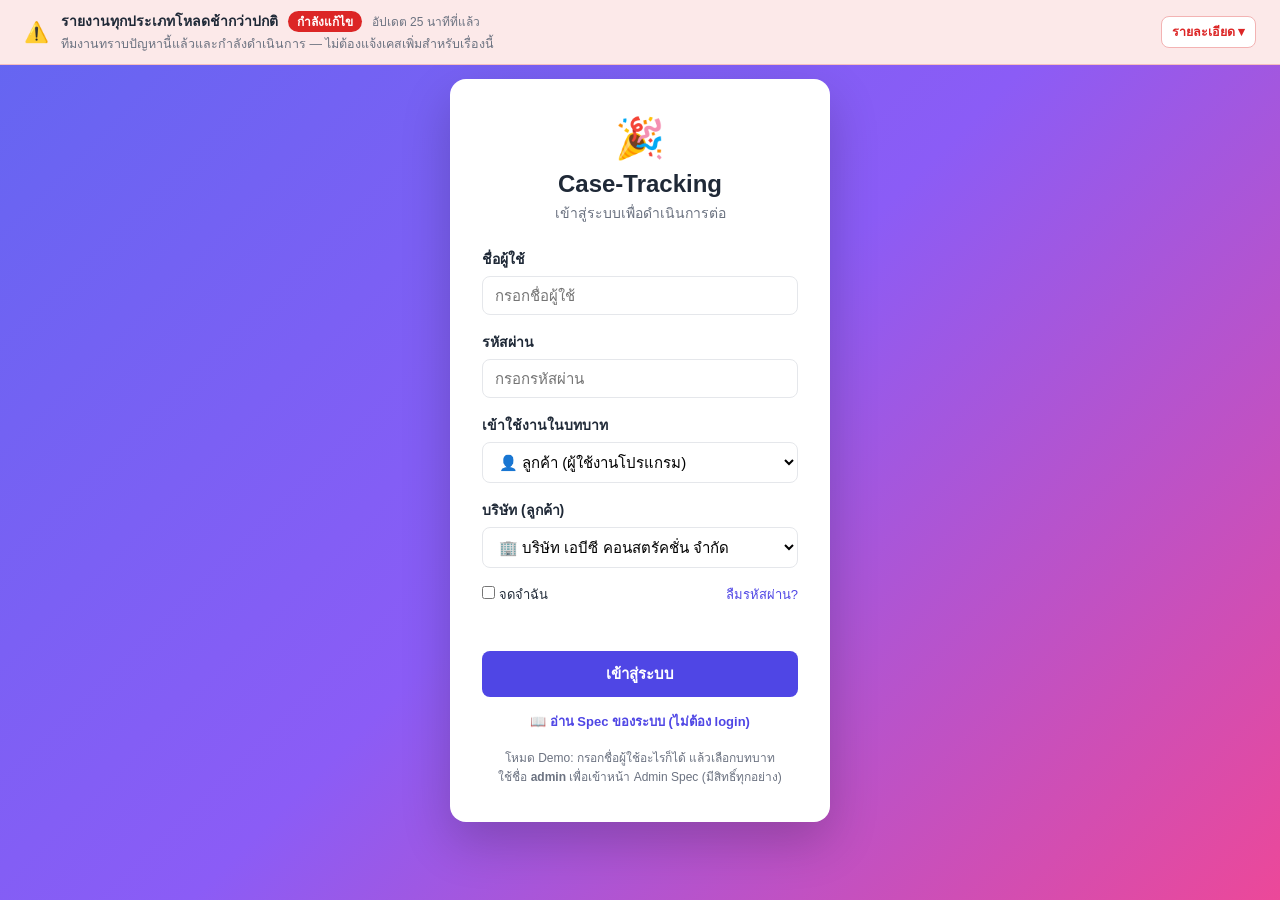
<file: index.html>
<!DOCTYPE html>
<html lang="th">
<head>
  <meta charset="UTF-8" />
  <meta name="viewport" content="width=device-width, initial-scale=1.0" />
  <title>Case-Tracking - Login</title>
  <script src="assets/js/platform.js"></script>
  <link rel="stylesheet" href="assets/css/common.css" />
  <link rel="stylesheet" href="assets/css/login.css" />
</head>
<body class="login-page">
  <form class="login-card" id="loginForm" novalidate>
    <div class="logo">🎉</div>
    <h1>Case-Tracking</h1>
    <p class="subtitle">เข้าสู่ระบบเพื่อดำเนินการต่อ</p>

    <div class="field">
      <label for="username">ชื่อผู้ใช้</label>
      <input type="text" id="username" placeholder="กรอกชื่อผู้ใช้" autocomplete="username" />
    </div>

    <div class="field">
      <label for="password">รหัสผ่าน</label>
      <input type="password" id="password" placeholder="กรอกรหัสผ่าน" autocomplete="current-password" />
    </div>

    <div class="field">
      <label for="role">เข้าใช้งานในบทบาท</label>
      <select id="role">
        <option value="customer">👤 ลูกค้า (ผู้ใช้งานโปรแกรม)</option>
        <option value="support">🎧 Support</option>
        <option value="product">🧭 Product</option>
        <option value="dev">💻 Developer</option>
        <option value="tester">🧪 Tester (ทดสอบ + Publish)</option>
      </select>
    </div>

    <div class="field" id="companyField">
      <label for="company">บริษัท (ลูกค้า)</label>
      <select id="company"></select>
    </div>

    <div class="row">
      <label><input type="checkbox" id="remember" /> จดจำฉัน</label>
      <a href="#" id="forgotLink">ลืมรหัสผ่าน?</a>
    </div>

    <div class="error" id="error"></div>

    <button type="submit" class="btn">เข้าสู่ระบบ</button>

    <a class="spec-link" href="pages/spec.html">📖 อ่าน Spec ของระบบ (ไม่ต้อง login)</a>

    <p class="hint">โหมด Demo: กรอกชื่อผู้ใช้อะไรก็ได้ แล้วเลือกบทบาท<br />ใช้ชื่อ <b>admin</b> เพื่อเข้าหน้า Admin Spec (มีสิทธิ์ทุกอย่าง)</p>
  </form>

  <script src="assets/js/cases-data.js"></script>
  <script src="assets/js/announce.js"></script>
  <script src="assets/js/login.js"></script>
</body>
</html>
</file>
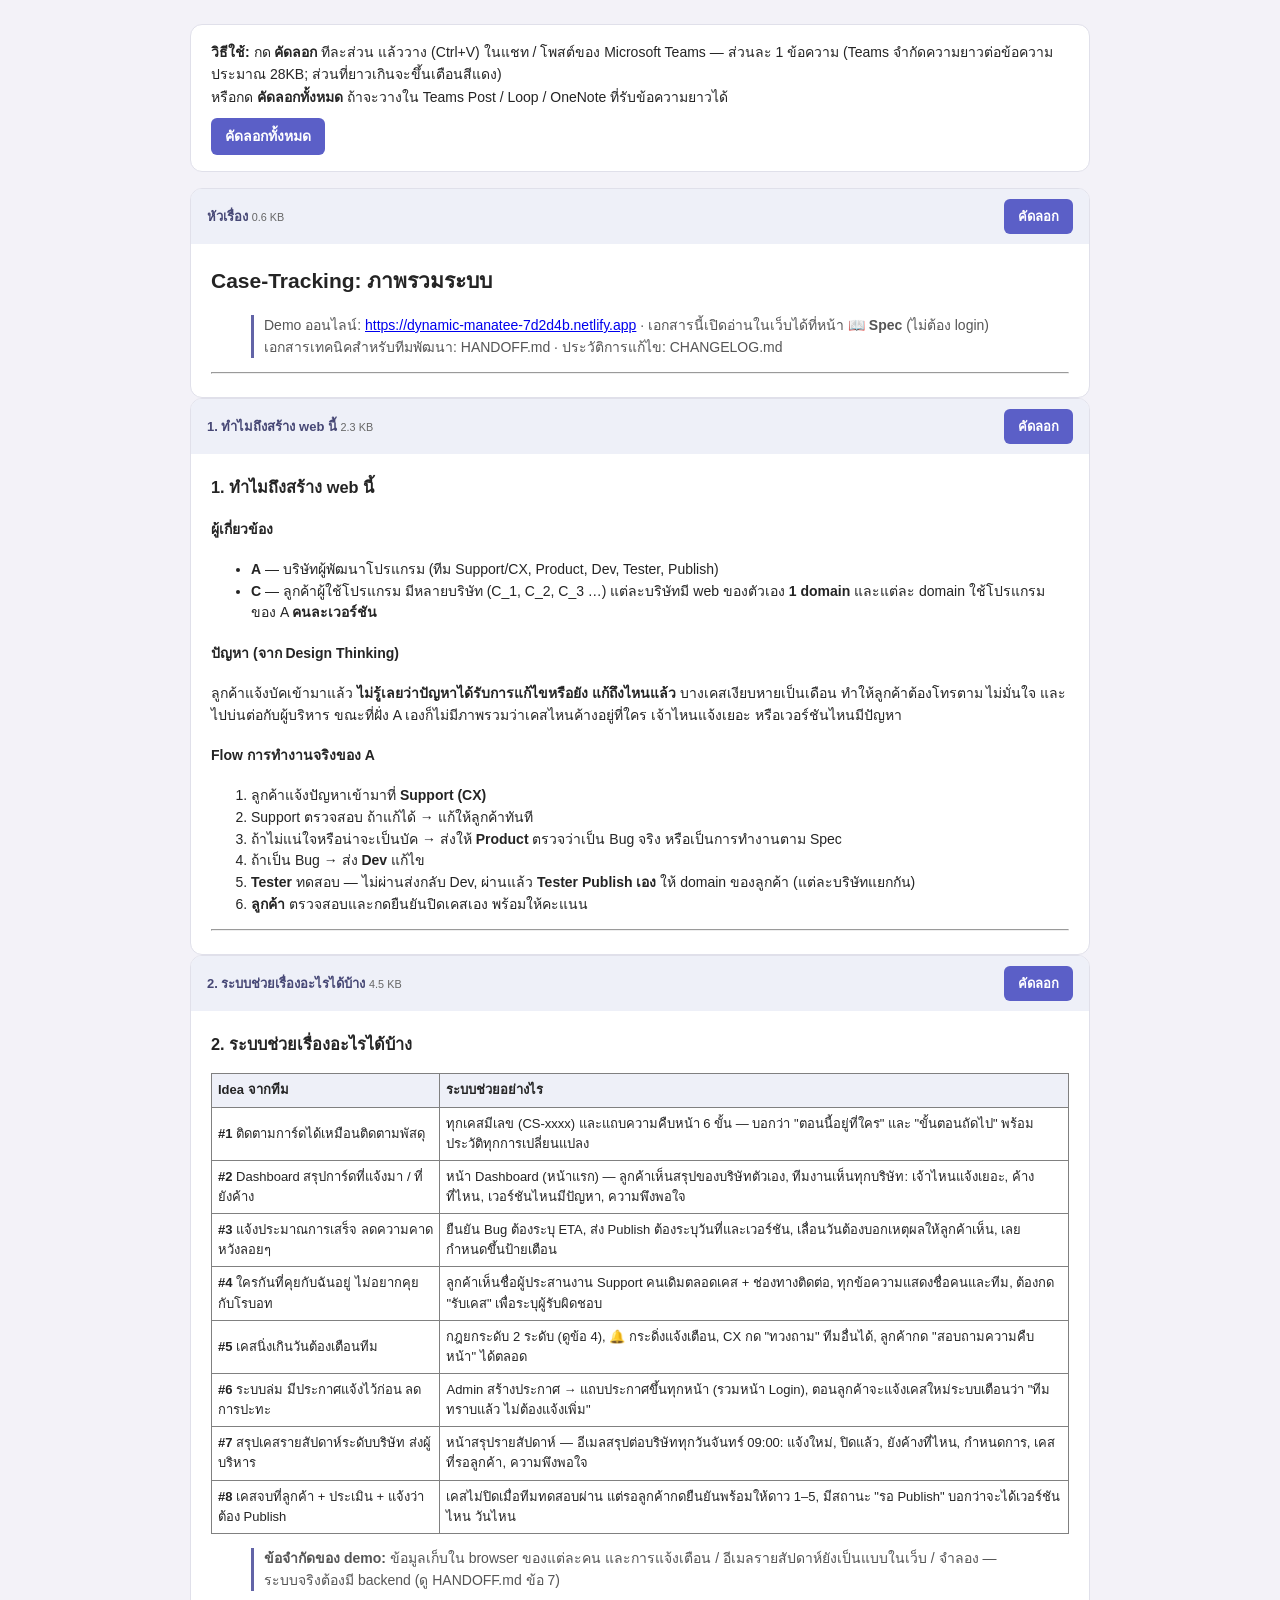
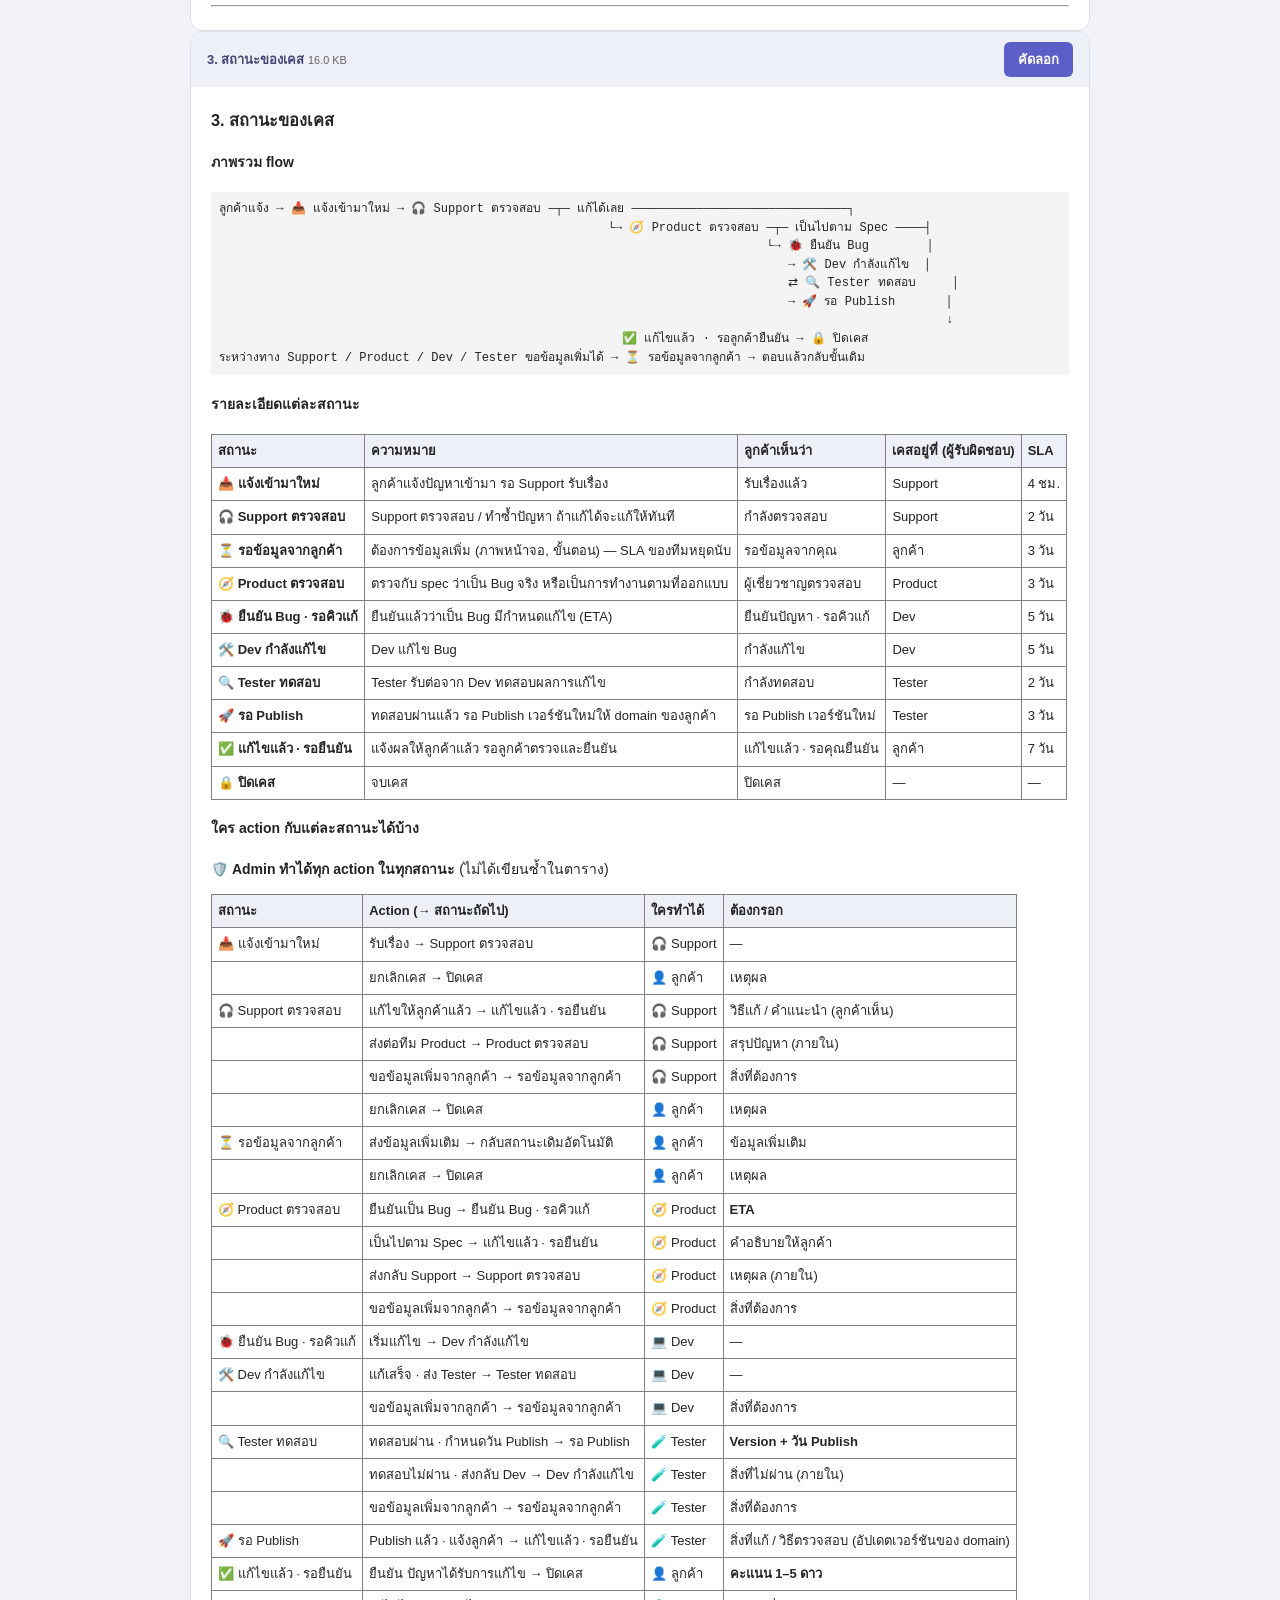
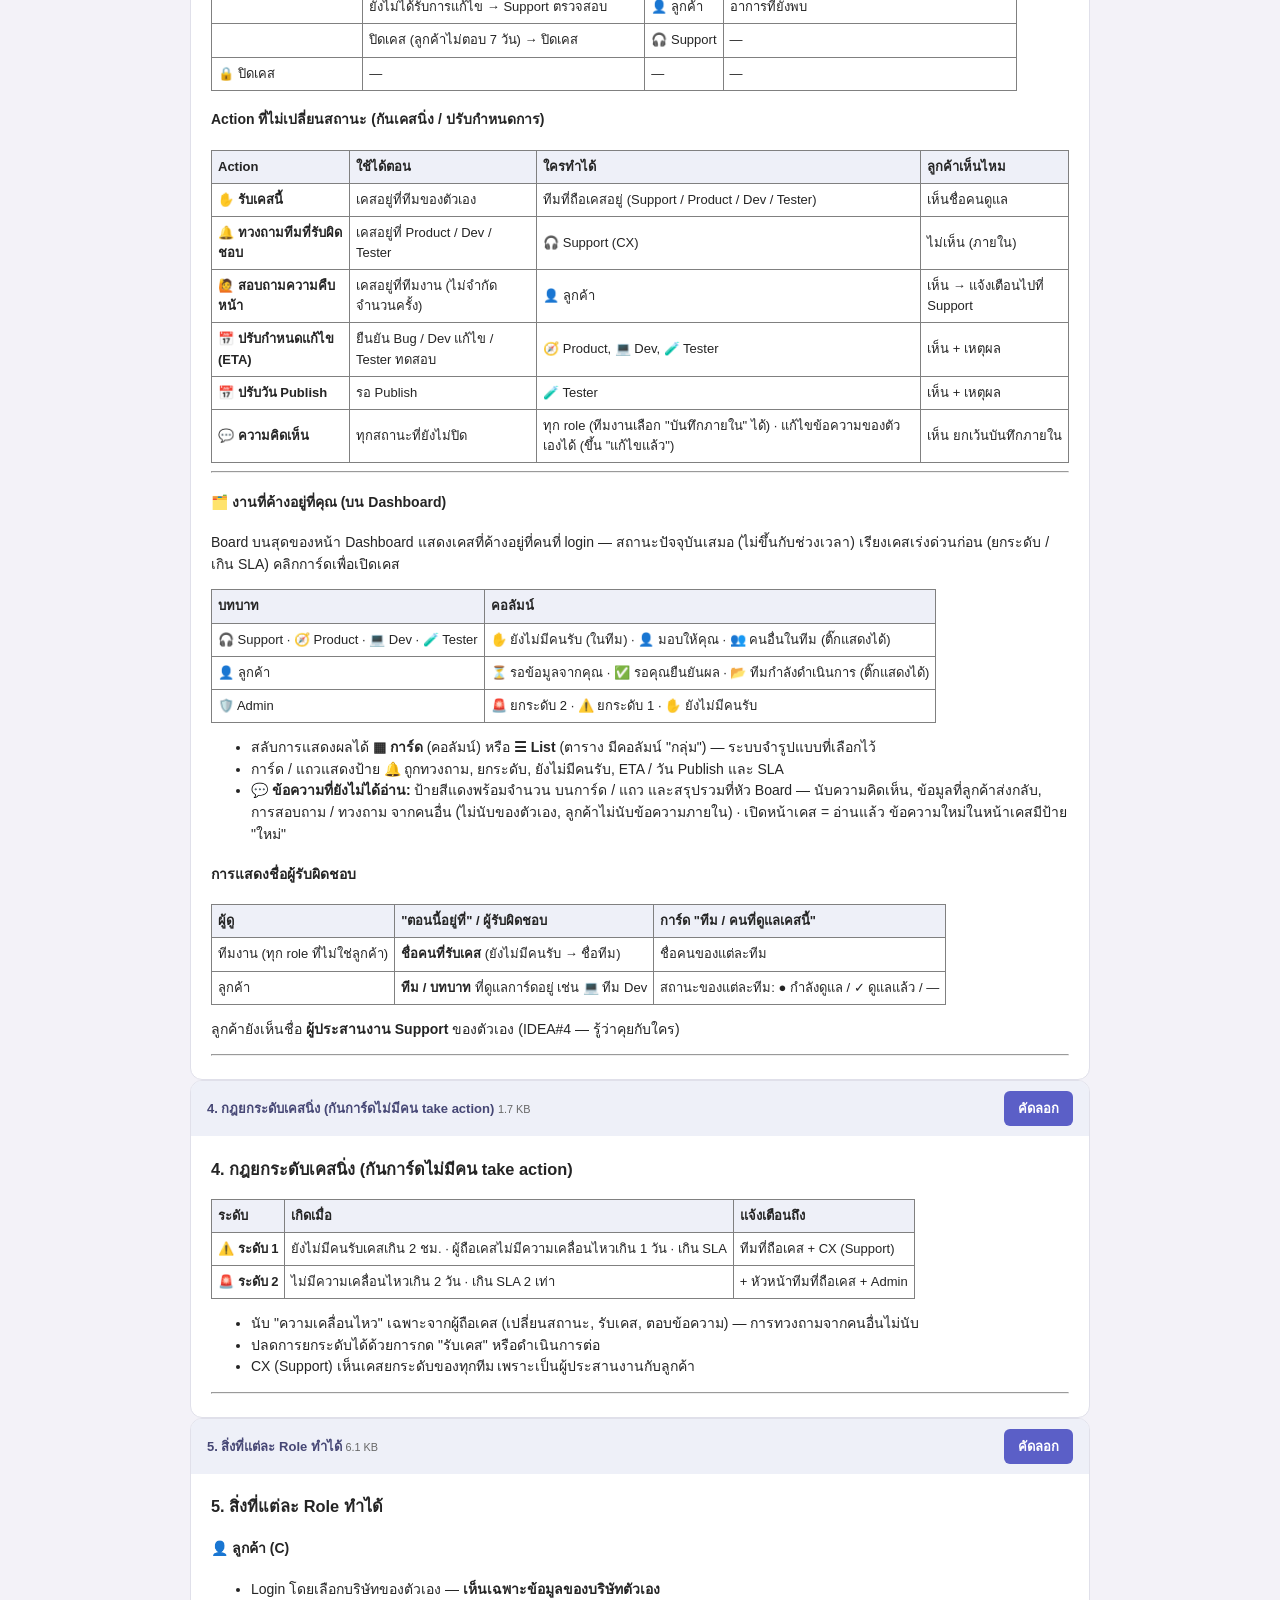
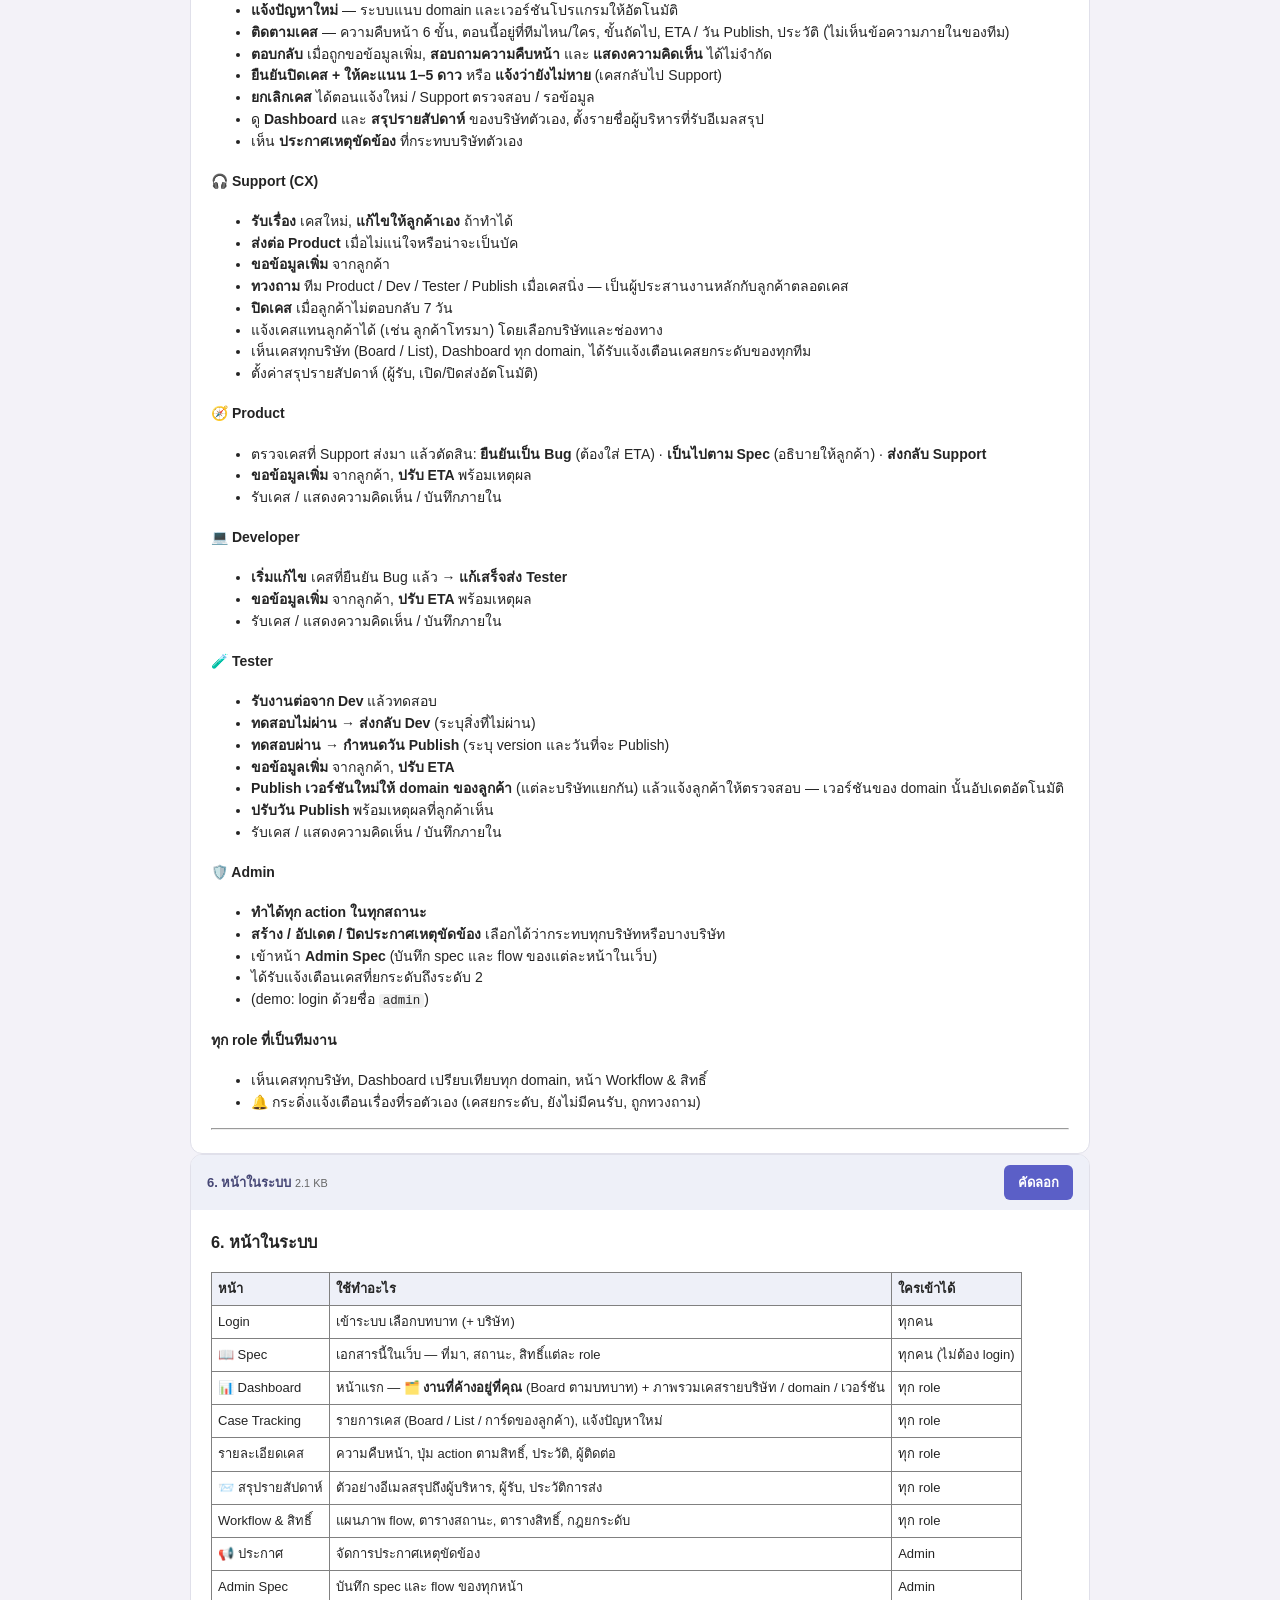
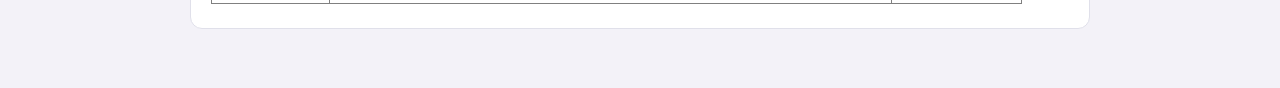
<file: docs/OVERVIEW.teams.html>
<!DOCTYPE html>
<html lang="th">
<head>
<meta charset="UTF-8">
<meta name="viewport" content="width=device-width, initial-scale=1.0">
<title>Case-Tracking: ภาพรวมระบบ · สำหรับ Teams</title>
<style>
  body { font-family: "Segoe UI", "Noto Sans Thai", Tahoma, sans-serif; background: #f3f2f8; color: #242424; margin: 0; padding: 24px 16px 60px; }
  .wrap { max-width: 900px; margin: 0 auto; display: flex; flex-direction: column; gap: 16px; }
  .intro { background: #fff; border-radius: 12px; padding: 16px 20px; font-size: 14px; line-height: 1.6; border: 1px solid #e0e0ea; }
  .sec { background: #fff; border-radius: 12px; border: 1px solid #e0e0ea; overflow: hidden; }
  .bar { display: flex; justify-content: space-between; align-items: center; gap: 10px; padding: 10px 16px; background: #eef0f8; font-size: 13px; }
  .bar b { color: #464775; }
  .bar small { color: #666; }
  .bar small.warn { color: #b91c1c; font-weight: 600; }
  button { border: none; background: #5b5fc7; color: #fff; border-radius: 6px; padding: 7px 14px; font: inherit; font-weight: 600; cursor: pointer; white-space: nowrap; }
  button:hover { background: #4f52b2; }
  button.done { background: #107c10; }
  .content { padding: 4px 20px 16px; font-size: 14px; line-height: 1.55; overflow-x: auto; }
  .content table { font-size: 13px; margin: 8px 0; }
  .content code { background: #f0f0f0; padding: 0 4px; border-radius: 3px; font-family: Consolas, monospace; font-size: 12.5px; }
</style>
</head>
<body>
<div class="wrap">
  <div class="intro">
    <b>วิธีใช้:</b> กด <b>คัดลอก</b> ทีละส่วน แล้ววาง (Ctrl+V) ในแชท / โพสต์ของ Microsoft Teams — ส่วนละ 1 ข้อความ
    (Teams จำกัดความยาวต่อข้อความประมาณ 28KB; ส่วนที่ยาวเกินจะขึ้นเตือนสีแดง)<br>
    หรือกด <b>คัดลอกทั้งหมด</b> ถ้าจะวางใน Teams Post / Loop / OneNote ที่รับข้อความยาวได้
    <div style="margin-top:10px"><button data-copy="all">คัดลอกทั้งหมด</button></div>
  </div>
  <div id="all">
  
  <section class="sec">
    <div class="bar"><span><b>หัวเรื่อง</b> <small class="">0.6 KB</small></span><button data-copy="s0">คัดลอก</button></div>
    <div class="content" id="s0"><h2>Case-Tracking: ภาพรวมระบบ</h2><blockquote style="border-left:3px solid #6264a7;padding-left:10px;color:#555">Demo ออนไลน์: <a href="https://dynamic-manatee-7d2d4b.netlify.app" target="_blank" rel="noopener">https://dynamic-manatee-7d2d4b.netlify.app</a> · เอกสารนี้เปิดอ่านในเว็บได้ที่หน้า <b>📖 Spec</b> (ไม่ต้อง login)<br>เอกสารเทคนิคสำหรับทีมพัฒนา: HANDOFF.md · ประวัติการแก้ไข: CHANGELOG.md</blockquote><hr></div>
  </section>
  <section class="sec">
    <div class="bar"><span><b>1. ทำไมถึงสร้าง web นี้</b> <small class="">2.3 KB</small></span><button data-copy="s1">คัดลอก</button></div>
    <div class="content" id="s1"><h3>1. ทำไมถึงสร้าง web นี้</h3><h4>ผู้เกี่ยวข้อง</h4><ul><li><b>A</b> — บริษัทผู้พัฒนาโปรแกรม (ทีม Support/CX, Product, Dev, Tester, Publish)</li><li><b>C</b> — ลูกค้าผู้ใช้โปรแกรม มีหลายบริษัท (C_1, C_2, C_3 …) แต่ละบริษัทมี web ของตัวเอง <b>1 domain</b> และแต่ละ domain ใช้โปรแกรมของ A <b>คนละเวอร์ชัน</b></li></ul><h4>ปัญหา (จาก Design Thinking)</h4><p>ลูกค้าแจ้งบัคเข้ามาแล้ว <b>ไม่รู้เลยว่าปัญหาได้รับการแก้ไขหรือยัง แก้ถึงไหนแล้ว</b> บางเคสเงียบหายเป็นเดือน ทำให้ลูกค้าต้องโทรตาม ไม่มั่นใจ และไปบ่นต่อกับผู้บริหาร ขณะที่ฝั่ง A เองก็ไม่มีภาพรวมว่าเคสไหนค้างอยู่ที่ใคร เจ้าไหนแจ้งเยอะ หรือเวอร์ชันไหนมีปัญหา</p><h4>Flow การทำงานจริงของ A</h4><ol><li>ลูกค้าแจ้งปัญหาเข้ามาที่ <b>Support (CX)</b></li><li>Support ตรวจสอบ ถ้าแก้ได้ → แก้ให้ลูกค้าทันที</li><li>ถ้าไม่แน่ใจหรือน่าจะเป็นบัค → ส่งให้ <b>Product</b> ตรวจว่าเป็น Bug จริง หรือเป็นการทำงานตาม Spec</li><li>ถ้าเป็น Bug → ส่ง <b>Dev</b> แก้ไข</li><li><b>Tester</b> ทดสอบ — ไม่ผ่านส่งกลับ Dev, ผ่านแล้ว <b>Tester Publish เอง</b> ให้ domain ของลูกค้า (แต่ละบริษัทแยกกัน)</li><li><b>ลูกค้า</b> ตรวจสอบและกดยืนยันปิดเคสเอง พร้อมให้คะแนน</li></ol><hr></div>
  </section>
  <section class="sec">
    <div class="bar"><span><b>2. ระบบช่วยเรื่องอะไรได้บ้าง</b> <small class="">4.5 KB</small></span><button data-copy="s2">คัดลอก</button></div>
    <div class="content" id="s2"><h3>2. ระบบช่วยเรื่องอะไรได้บ้าง</h3><div class="md-table"><table border="1" cellpadding="6" style="border-collapse:collapse">
        <thead><tr><th style="background:#eef0f8;text-align:left">Idea จากทีม</th><th style="background:#eef0f8;text-align:left">ระบบช่วยอย่างไร</th></tr></thead>
        <tbody><tr><td><b>#1</b> ติดตามการ์ดได้เหมือนติดตามพัสดุ</td><td>ทุกเคสมีเลข (CS-xxxx) และแถบความคืบหน้า 6 ขั้น — บอกว่า "ตอนนี้อยู่ที่ใคร" และ "ขั้นตอนถัดไป" พร้อมประวัติทุกการเปลี่ยนแปลง</td></tr><tr><td><b>#2</b> Dashboard สรุปการ์ดที่แจ้งมา / ที่ยังค้าง</td><td>หน้า Dashboard (หน้าแรก) — ลูกค้าเห็นสรุปของบริษัทตัวเอง, ทีมงานเห็นทุกบริษัท: เจ้าไหนแจ้งเยอะ, ค้างที่ไหน, เวอร์ชันไหนมีปัญหา, ความพึงพอใจ</td></tr><tr><td><b>#3</b> แจ้งประมาณการเสร็จ ลดความคาดหวังลอยๆ</td><td>ยืนยัน Bug ต้องระบุ ETA, ส่ง Publish ต้องระบุวันที่และเวอร์ชัน, เลื่อนวันต้องบอกเหตุผลให้ลูกค้าเห็น, เลยกำหนดขึ้นป้ายเตือน</td></tr><tr><td><b>#4</b> ใครกันที่คุยกับฉันอยู่ ไม่อยากคุยกับโรบอท</td><td>ลูกค้าเห็นชื่อผู้ประสานงาน Support คนเดิมตลอดเคส + ช่องทางติดต่อ, ทุกข้อความแสดงชื่อคนและทีม, ต้องกด "รับเคส" เพื่อระบุผู้รับผิดชอบ</td></tr><tr><td><b>#5</b> เคสนิ่งเกินวันต้องเตือนทีม</td><td>กฎยกระดับ 2 ระดับ (ดูข้อ 4), 🔔 กระดิ่งแจ้งเตือน, CX กด "ทวงถาม" ทีมอื่นได้, ลูกค้ากด "สอบถามความคืบหน้า" ได้ตลอด</td></tr><tr><td><b>#6</b> ระบบล่ม มีประกาศแจ้งไว้ก่อน ลดการปะทะ</td><td>Admin สร้างประกาศ → แถบประกาศขึ้นทุกหน้า (รวมหน้า Login), ตอนลูกค้าจะแจ้งเคสใหม่ระบบเตือนว่า "ทีมทราบแล้ว ไม่ต้องแจ้งเพิ่ม"</td></tr><tr><td><b>#7</b> สรุปเคสรายสัปดาห์ระดับบริษัท ส่งผู้บริหาร</td><td>หน้าสรุปรายสัปดาห์ — อีเมลสรุปต่อบริษัททุกวันจันทร์ 09:00: แจ้งใหม่, ปิดแล้ว, ยังค้างที่ไหน, กำหนดการ, เคสที่รอลูกค้า, ความพึงพอใจ</td></tr><tr><td><b>#8</b> เคสจบที่ลูกค้า + ประเมิน + แจ้งว่าต้อง Publish</td><td>เคสไม่ปิดเมื่อทีมทดสอบผ่าน แต่รอลูกค้ากดยืนยันพร้อมให้ดาว 1–5, มีสถานะ "รอ Publish" บอกว่าจะได้เวอร์ชันไหน วันไหน</td></tr></tbody>
      </table></div><blockquote style="border-left:3px solid #6264a7;padding-left:10px;color:#555"><b>ข้อจำกัดของ demo:</b> ข้อมูลเก็บใน browser ของแต่ละคน และการแจ้งเตือน / อีเมลรายสัปดาห์ยังเป็นแบบในเว็บ / จำลอง — ระบบจริงต้องมี backend (ดู HANDOFF.md ข้อ 7)</blockquote><hr></div>
  </section>
  <section class="sec">
    <div class="bar"><span><b>3. สถานะของเคส</b> <small class="">16.0 KB</small></span><button data-copy="s3">คัดลอก</button></div>
    <div class="content" id="s3"><h3>3. สถานะของเคส</h3><h4>ภาพรวม flow</h4><pre style="font-family:Consolas,monospace;font-size:12px;background:#f4f4f4;padding:8px;white-space:pre">ลูกค้าแจ้ง → 📥 แจ้งเข้ามาใหม่ → 🎧 Support ตรวจสอบ ─┬─ แก้ได้เลย ──────────────────────────────┐
                                                      └→ 🧭 Product ตรวจสอบ ─┬─ เป็นไปตาม Spec ────┤
                                                                            └→ 🐞 ยืนยัน Bug        │
                                                                               → 🛠️ Dev กำลังแก้ไข  │
                                                                               ⇄ 🔍 Tester ทดสอบ     │
                                                                               → 🚀 รอ Publish       │
                                                                                                     ↓
                                                        ✅ แก้ไขแล้ว · รอลูกค้ายืนยัน → 🔒 ปิดเคส
ระหว่างทาง Support / Product / Dev / Tester ขอข้อมูลเพิ่มได้ → ⏳ รอข้อมูลจากลูกค้า → ตอบแล้วกลับขั้นเดิม</pre><h4>รายละเอียดแต่ละสถานะ</h4><div class="md-table"><table border="1" cellpadding="6" style="border-collapse:collapse">
        <thead><tr><th style="background:#eef0f8;text-align:left">สถานะ</th><th style="background:#eef0f8;text-align:left">ความหมาย</th><th style="background:#eef0f8;text-align:left">ลูกค้าเห็นว่า</th><th style="background:#eef0f8;text-align:left">เคสอยู่ที่ (ผู้รับผิดชอบ)</th><th style="background:#eef0f8;text-align:left">SLA</th></tr></thead>
        <tbody><tr><td>📥 <b>แจ้งเข้ามาใหม่</b></td><td>ลูกค้าแจ้งปัญหาเข้ามา รอ Support รับเรื่อง</td><td>รับเรื่องแล้ว</td><td>Support</td><td>4 ชม.</td></tr><tr><td>🎧 <b>Support ตรวจสอบ</b></td><td>Support ตรวจสอบ / ทำซ้ำปัญหา ถ้าแก้ได้จะแก้ให้ทันที</td><td>กำลังตรวจสอบ</td><td>Support</td><td>2 วัน</td></tr><tr><td>⏳ <b>รอข้อมูลจากลูกค้า</b></td><td>ต้องการข้อมูลเพิ่ม (ภาพหน้าจอ, ขั้นตอน) — SLA ของทีมหยุดนับ</td><td>รอข้อมูลจากคุณ</td><td>ลูกค้า</td><td>3 วัน</td></tr><tr><td>🧭 <b>Product ตรวจสอบ</b></td><td>ตรวจกับ spec ว่าเป็น Bug จริง หรือเป็นการทำงานตามที่ออกแบบ</td><td>ผู้เชี่ยวชาญตรวจสอบ</td><td>Product</td><td>3 วัน</td></tr><tr><td>🐞 <b>ยืนยัน Bug · รอคิวแก้</b></td><td>ยืนยันแล้วว่าเป็น Bug มีกำหนดแก้ไข (ETA)</td><td>ยืนยันปัญหา · รอคิวแก้</td><td>Dev</td><td>5 วัน</td></tr><tr><td>🛠️ <b>Dev กำลังแก้ไข</b></td><td>Dev แก้ไข Bug</td><td>กำลังแก้ไข</td><td>Dev</td><td>5 วัน</td></tr><tr><td>🔍 <b>Tester ทดสอบ</b></td><td>Tester รับต่อจาก Dev ทดสอบผลการแก้ไข</td><td>กำลังทดสอบ</td><td>Tester</td><td>2 วัน</td></tr><tr><td>🚀 <b>รอ Publish</b></td><td>ทดสอบผ่านแล้ว รอ Publish เวอร์ชันใหม่ให้ domain ของลูกค้า</td><td>รอ Publish เวอร์ชันใหม่</td><td>Tester</td><td>3 วัน</td></tr><tr><td>✅ <b>แก้ไขแล้ว · รอยืนยัน</b></td><td>แจ้งผลให้ลูกค้าแล้ว รอลูกค้าตรวจและยืนยัน</td><td>แก้ไขแล้ว · รอคุณยืนยัน</td><td>ลูกค้า</td><td>7 วัน</td></tr><tr><td>🔒 <b>ปิดเคส</b></td><td>จบเคส</td><td>ปิดเคส</td><td>—</td><td>—</td></tr></tbody>
      </table></div><h4>ใคร action กับแต่ละสถานะได้บ้าง</h4><p>🛡️ <b>Admin ทำได้ทุก action ในทุกสถานะ</b> (ไม่ได้เขียนซ้ำในตาราง)</p><div class="md-table"><table border="1" cellpadding="6" style="border-collapse:collapse">
        <thead><tr><th style="background:#eef0f8;text-align:left">สถานะ</th><th style="background:#eef0f8;text-align:left">Action (→ สถานะถัดไป)</th><th style="background:#eef0f8;text-align:left">ใครทำได้</th><th style="background:#eef0f8;text-align:left">ต้องกรอก</th></tr></thead>
        <tbody><tr><td>📥 แจ้งเข้ามาใหม่</td><td>รับเรื่อง → Support ตรวจสอบ</td><td>🎧 Support</td><td>—</td></tr><tr><td></td><td>ยกเลิกเคส → ปิดเคส</td><td>👤 ลูกค้า</td><td>เหตุผล</td></tr><tr><td>🎧 Support ตรวจสอบ</td><td>แก้ไขให้ลูกค้าแล้ว → แก้ไขแล้ว · รอยืนยัน</td><td>🎧 Support</td><td>วิธีแก้ / คำแนะนำ (ลูกค้าเห็น)</td></tr><tr><td></td><td>ส่งต่อทีม Product → Product ตรวจสอบ</td><td>🎧 Support</td><td>สรุปปัญหา (ภายใน)</td></tr><tr><td></td><td>ขอข้อมูลเพิ่มจากลูกค้า → รอข้อมูลจากลูกค้า</td><td>🎧 Support</td><td>สิ่งที่ต้องการ</td></tr><tr><td></td><td>ยกเลิกเคส → ปิดเคส</td><td>👤 ลูกค้า</td><td>เหตุผล</td></tr><tr><td>⏳ รอข้อมูลจากลูกค้า</td><td>ส่งข้อมูลเพิ่มเติม → กลับสถานะเดิมอัตโนมัติ</td><td>👤 ลูกค้า</td><td>ข้อมูลเพิ่มเติม</td></tr><tr><td></td><td>ยกเลิกเคส → ปิดเคส</td><td>👤 ลูกค้า</td><td>เหตุผล</td></tr><tr><td>🧭 Product ตรวจสอบ</td><td>ยืนยันเป็น Bug → ยืนยัน Bug · รอคิวแก้</td><td>🧭 Product</td><td><b>ETA</b></td></tr><tr><td></td><td>เป็นไปตาม Spec → แก้ไขแล้ว · รอยืนยัน</td><td>🧭 Product</td><td>คำอธิบายให้ลูกค้า</td></tr><tr><td></td><td>ส่งกลับ Support → Support ตรวจสอบ</td><td>🧭 Product</td><td>เหตุผล (ภายใน)</td></tr><tr><td></td><td>ขอข้อมูลเพิ่มจากลูกค้า → รอข้อมูลจากลูกค้า</td><td>🧭 Product</td><td>สิ่งที่ต้องการ</td></tr><tr><td>🐞 ยืนยัน Bug · รอคิวแก้</td><td>เริ่มแก้ไข → Dev กำลังแก้ไข</td><td>💻 Dev</td><td>—</td></tr><tr><td>🛠️ Dev กำลังแก้ไข</td><td>แก้เสร็จ · ส่ง Tester → Tester ทดสอบ</td><td>💻 Dev</td><td>—</td></tr><tr><td></td><td>ขอข้อมูลเพิ่มจากลูกค้า → รอข้อมูลจากลูกค้า</td><td>💻 Dev</td><td>สิ่งที่ต้องการ</td></tr><tr><td>🔍 Tester ทดสอบ</td><td>ทดสอบผ่าน · กำหนดวัน Publish → รอ Publish</td><td>🧪 Tester</td><td><b>Version + วัน Publish</b></td></tr><tr><td></td><td>ทดสอบไม่ผ่าน · ส่งกลับ Dev → Dev กำลังแก้ไข</td><td>🧪 Tester</td><td>สิ่งที่ไม่ผ่าน (ภายใน)</td></tr><tr><td></td><td>ขอข้อมูลเพิ่มจากลูกค้า → รอข้อมูลจากลูกค้า</td><td>🧪 Tester</td><td>สิ่งที่ต้องการ</td></tr><tr><td>🚀 รอ Publish</td><td>Publish แล้ว · แจ้งลูกค้า → แก้ไขแล้ว · รอยืนยัน</td><td>🧪 Tester</td><td>สิ่งที่แก้ / วิธีตรวจสอบ (อัปเดตเวอร์ชันของ domain)</td></tr><tr><td>✅ แก้ไขแล้ว · รอยืนยัน</td><td>ยืนยัน ปัญหาได้รับการแก้ไข → ปิดเคส</td><td>👤 ลูกค้า</td><td><b>คะแนน 1–5 ดาว</b></td></tr><tr><td></td><td>ยังไม่ได้รับการแก้ไข → Support ตรวจสอบ</td><td>👤 ลูกค้า</td><td>อาการที่ยังพบ</td></tr><tr><td></td><td>ปิดเคส (ลูกค้าไม่ตอบ 7 วัน) → ปิดเคส</td><td>🎧 Support</td><td>—</td></tr><tr><td>🔒 ปิดเคส</td><td>—</td><td>—</td><td>—</td></tr></tbody>
      </table></div><h4>Action ที่ไม่เปลี่ยนสถานะ (กันเคสนิ่ง / ปรับกำหนดการ)</h4><div class="md-table"><table border="1" cellpadding="6" style="border-collapse:collapse">
        <thead><tr><th style="background:#eef0f8;text-align:left">Action</th><th style="background:#eef0f8;text-align:left">ใช้ได้ตอน</th><th style="background:#eef0f8;text-align:left">ใครทำได้</th><th style="background:#eef0f8;text-align:left">ลูกค้าเห็นไหม</th></tr></thead>
        <tbody><tr><td>✋ <b>รับเคสนี้</b></td><td>เคสอยู่ที่ทีมของตัวเอง</td><td>ทีมที่ถือเคสอยู่ (Support / Product / Dev / Tester)</td><td>เห็นชื่อคนดูแล</td></tr><tr><td>🔔 <b>ทวงถามทีมที่รับผิดชอบ</b></td><td>เคสอยู่ที่ Product / Dev / Tester</td><td>🎧 Support (CX)</td><td>ไม่เห็น (ภายใน)</td></tr><tr><td>🙋 <b>สอบถามความคืบหน้า</b></td><td>เคสอยู่ที่ทีมงาน (ไม่จำกัดจำนวนครั้ง)</td><td>👤 ลูกค้า</td><td>เห็น → แจ้งเตือนไปที่ Support</td></tr><tr><td>📅 <b>ปรับกำหนดแก้ไข (ETA)</b></td><td>ยืนยัน Bug / Dev แก้ไข / Tester ทดสอบ</td><td>🧭 Product, 💻 Dev, 🧪 Tester</td><td>เห็น + เหตุผล</td></tr><tr><td>📅 <b>ปรับวัน Publish</b></td><td>รอ Publish</td><td>🧪 Tester</td><td>เห็น + เหตุผล</td></tr><tr><td>💬 <b>ความคิดเห็น</b></td><td>ทุกสถานะที่ยังไม่ปิด</td><td>ทุก role (ทีมงานเลือก "บันทึกภายใน" ได้) · แก้ไขข้อความของตัวเองได้ (ขึ้น "แก้ไขแล้ว")</td><td>เห็น ยกเว้นบันทึกภายใน</td></tr></tbody>
      </table></div><hr><h4>🗂️ งานที่ค้างอยู่ที่คุณ (บน Dashboard)</h4><p>Board บนสุดของหน้า Dashboard แสดงเคสที่ค้างอยู่ที่คนที่ login — สถานะปัจจุบันเสมอ (ไม่ขึ้นกับช่วงเวลา) เรียงเคสเร่งด่วนก่อน (ยกระดับ / เกิน SLA) คลิกการ์ดเพื่อเปิดเคส</p><div class="md-table"><table border="1" cellpadding="6" style="border-collapse:collapse">
        <thead><tr><th style="background:#eef0f8;text-align:left">บทบาท</th><th style="background:#eef0f8;text-align:left">คอลัมน์</th></tr></thead>
        <tbody><tr><td>🎧 Support · 🧭 Product · 💻 Dev · 🧪 Tester</td><td>✋ ยังไม่มีคนรับ (ในทีม) · 👤 มอบให้คุณ · 👥 คนอื่นในทีม (ติ๊กแสดงได้)</td></tr><tr><td>👤 ลูกค้า</td><td>⏳ รอข้อมูลจากคุณ · ✅ รอคุณยืนยันผล · 📂 ทีมกำลังดำเนินการ (ติ๊กแสดงได้)</td></tr><tr><td>🛡️ Admin</td><td>🚨 ยกระดับ 2 · ⚠️ ยกระดับ 1 · ✋ ยังไม่มีคนรับ</td></tr></tbody>
      </table></div><ul><li>สลับการแสดงผลได้ <b>▦ การ์ด</b> (คอลัมน์) หรือ <b>☰ List</b> (ตาราง มีคอลัมน์ "กลุ่ม") — ระบบจำรูปแบบที่เลือกไว้</li><li>การ์ด / แถวแสดงป้าย 🔔 ถูกทวงถาม, ยกระดับ, ยังไม่มีคนรับ, ETA / วัน Publish และ SLA</li><li><b>💬 ข้อความที่ยังไม่ได้อ่าน:</b> ป้ายสีแดงพร้อมจำนวน บนการ์ด / แถว และสรุปรวมที่หัว Board — นับความคิดเห็น, ข้อมูลที่ลูกค้าส่งกลับ, การสอบถาม / ทวงถาม จากคนอื่น (ไม่นับของตัวเอง, ลูกค้าไม่นับข้อความภายใน) · เปิดหน้าเคส = อ่านแล้ว ข้อความใหม่ในหน้าเคสมีป้าย "ใหม่"</li></ul><h4>การแสดงชื่อผู้รับผิดชอบ</h4><div class="md-table"><table border="1" cellpadding="6" style="border-collapse:collapse">
        <thead><tr><th style="background:#eef0f8;text-align:left">ผู้ดู</th><th style="background:#eef0f8;text-align:left">"ตอนนี้อยู่ที่" / ผู้รับผิดชอบ</th><th style="background:#eef0f8;text-align:left">การ์ด "ทีม / คนที่ดูแลเคสนี้"</th></tr></thead>
        <tbody><tr><td>ทีมงาน (ทุก role ที่ไม่ใช่ลูกค้า)</td><td><b>ชื่อคนที่รับเคส</b> (ยังไม่มีคนรับ → ชื่อทีม)</td><td>ชื่อคนของแต่ละทีม</td></tr><tr><td>ลูกค้า</td><td><b>ทีม / บทบาท</b> ที่ดูแลการ์ดอยู่ เช่น 💻 ทีม Dev</td><td>สถานะของแต่ละทีม: ● กำลังดูแล / ✓ ดูแลแล้ว / —</td></tr></tbody>
      </table></div><p>ลูกค้ายังเห็นชื่อ <b>ผู้ประสานงาน Support</b> ของตัวเอง (IDEA#4 — รู้ว่าคุยกับใคร)</p><hr></div>
  </section>
  <section class="sec">
    <div class="bar"><span><b>4. กฎยกระดับเคสนิ่ง (กันการ์ดไม่มีคน take action)</b> <small class="">1.7 KB</small></span><button data-copy="s4">คัดลอก</button></div>
    <div class="content" id="s4"><h3>4. กฎยกระดับเคสนิ่ง (กันการ์ดไม่มีคน take action)</h3><div class="md-table"><table border="1" cellpadding="6" style="border-collapse:collapse">
        <thead><tr><th style="background:#eef0f8;text-align:left">ระดับ</th><th style="background:#eef0f8;text-align:left">เกิดเมื่อ</th><th style="background:#eef0f8;text-align:left">แจ้งเตือนถึง</th></tr></thead>
        <tbody><tr><td>⚠️ <b>ระดับ 1</b></td><td>ยังไม่มีคนรับเคสเกิน 2 ชม. · ผู้ถือเคสไม่มีความเคลื่อนไหวเกิน 1 วัน · เกิน SLA</td><td>ทีมที่ถือเคส + CX (Support)</td></tr><tr><td>🚨 <b>ระดับ 2</b></td><td>ไม่มีความเคลื่อนไหวเกิน 2 วัน · เกิน SLA 2 เท่า</td><td>+ หัวหน้าทีมที่ถือเคส + Admin</td></tr></tbody>
      </table></div><ul><li>นับ "ความเคลื่อนไหว" เฉพาะจากผู้ถือเคส (เปลี่ยนสถานะ, รับเคส, ตอบข้อความ) — การทวงถามจากคนอื่นไม่นับ</li><li>ปลดการยกระดับได้ด้วยการกด "รับเคส" หรือดำเนินการต่อ</li><li>CX (Support) เห็นเคสยกระดับของทุกทีม เพราะเป็นผู้ประสานงานกับลูกค้า</li></ul><hr></div>
  </section>
  <section class="sec">
    <div class="bar"><span><b>5. สิ่งที่แต่ละ Role ทำได้</b> <small class="">6.1 KB</small></span><button data-copy="s5">คัดลอก</button></div>
    <div class="content" id="s5"><h3>5. สิ่งที่แต่ละ Role ทำได้</h3><h4>👤 ลูกค้า (C)</h4><ul><li>Login โดยเลือกบริษัทของตัวเอง — <b>เห็นเฉพาะข้อมูลของบริษัทตัวเอง</b></li><li><b>แจ้งปัญหาใหม่</b> — ระบบแนบ domain และเวอร์ชันโปรแกรมให้อัตโนมัติ</li><li><b>ติดตามเคส</b> — ความคืบหน้า 6 ขั้น, ตอนนี้อยู่ที่ทีมไหน/ใคร, ขั้นถัดไป, ETA / วัน Publish, ประวัติ (ไม่เห็นข้อความภายในของทีม)</li><li><b>ตอบกลับ</b> เมื่อถูกขอข้อมูลเพิ่ม, <b>สอบถามความคืบหน้า</b> และ <b>แสดงความคิดเห็น</b> ได้ไม่จำกัด</li><li><b>ยืนยันปิดเคส + ให้คะแนน 1–5 ดาว</b> หรือ <b>แจ้งว่ายังไม่หาย</b> (เคสกลับไป Support)</li><li><b>ยกเลิกเคส</b> ได้ตอนแจ้งใหม่ / Support ตรวจสอบ / รอข้อมูล</li><li>ดู <b>Dashboard</b> และ <b>สรุปรายสัปดาห์</b> ของบริษัทตัวเอง, ตั้งรายชื่อผู้บริหารที่รับอีเมลสรุป</li><li>เห็น <b>ประกาศเหตุขัดข้อง</b> ที่กระทบบริษัทตัวเอง</li></ul><h4>🎧 Support (CX)</h4><ul><li><b>รับเรื่อง</b> เคสใหม่, <b>แก้ไขให้ลูกค้าเอง</b> ถ้าทำได้</li><li><b>ส่งต่อ Product</b> เมื่อไม่แน่ใจหรือน่าจะเป็นบัค</li><li><b>ขอข้อมูลเพิ่ม</b> จากลูกค้า</li><li><b>ทวงถาม</b> ทีม Product / Dev / Tester / Publish เมื่อเคสนิ่ง — เป็นผู้ประสานงานหลักกับลูกค้าตลอดเคส</li><li><b>ปิดเคส</b> เมื่อลูกค้าไม่ตอบกลับ 7 วัน</li><li>แจ้งเคสแทนลูกค้าได้ (เช่น ลูกค้าโทรมา) โดยเลือกบริษัทและช่องทาง</li><li>เห็นเคสทุกบริษัท (Board / List), Dashboard ทุก domain, ได้รับแจ้งเตือนเคสยกระดับของทุกทีม</li><li>ตั้งค่าสรุปรายสัปดาห์ (ผู้รับ, เปิด/ปิดส่งอัตโนมัติ)</li></ul><h4>🧭 Product</h4><ul><li>ตรวจเคสที่ Support ส่งมา แล้วตัดสิน: <b>ยืนยันเป็น Bug</b> (ต้องใส่ ETA) · <b>เป็นไปตาม Spec</b> (อธิบายให้ลูกค้า) · <b>ส่งกลับ Support</b></li><li><b>ขอข้อมูลเพิ่ม</b> จากลูกค้า, <b>ปรับ ETA</b> พร้อมเหตุผล</li><li>รับเคส / แสดงความคิดเห็น / บันทึกภายใน</li></ul><h4>💻 Developer</h4><ul><li><b>เริ่มแก้ไข</b> เคสที่ยืนยัน Bug แล้ว → <b>แก้เสร็จส่ง Tester</b></li><li><b>ขอข้อมูลเพิ่ม</b> จากลูกค้า, <b>ปรับ ETA</b> พร้อมเหตุผล</li><li>รับเคส / แสดงความคิดเห็น / บันทึกภายใน</li></ul><h4>🧪 Tester</h4><ul><li><b>รับงานต่อจาก Dev</b> แล้วทดสอบ</li><li><b>ทดสอบไม่ผ่าน → ส่งกลับ Dev</b> (ระบุสิ่งที่ไม่ผ่าน)</li><li><b>ทดสอบผ่าน → กำหนดวัน Publish</b> (ระบุ version และวันที่จะ Publish)</li><li><b>ขอข้อมูลเพิ่ม</b> จากลูกค้า, <b>ปรับ ETA</b></li><li><b>Publish เวอร์ชันใหม่ให้ domain ของลูกค้า</b> (แต่ละบริษัทแยกกัน) แล้วแจ้งลูกค้าให้ตรวจสอบ — เวอร์ชันของ domain นั้นอัปเดตอัตโนมัติ</li><li><b>ปรับวัน Publish</b> พร้อมเหตุผลที่ลูกค้าเห็น</li><li>รับเคส / แสดงความคิดเห็น / บันทึกภายใน</li></ul><h4>🛡️ Admin</h4><ul><li><b>ทำได้ทุก action ในทุกสถานะ</b></li><li><b>สร้าง / อัปเดต / ปิดประกาศเหตุขัดข้อง</b> เลือกได้ว่ากระทบทุกบริษัทหรือบางบริษัท</li><li>เข้าหน้า <b>Admin Spec</b> (บันทึก spec และ flow ของแต่ละหน้าในเว็บ)</li><li>ได้รับแจ้งเตือนเคสที่ยกระดับถึงระดับ 2</li><li>(demo: login ด้วยชื่อ <code>admin</code>)</li></ul><h4>ทุก role ที่เป็นทีมงาน</h4><ul><li>เห็นเคสทุกบริษัท, Dashboard เปรียบเทียบทุก domain, หน้า Workflow &amp; สิทธิ์</li><li>🔔 กระดิ่งแจ้งเตือนเรื่องที่รอตัวเอง (เคสยกระดับ, ยังไม่มีคนรับ, ถูกทวงถาม)</li></ul><hr></div>
  </section>
  <section class="sec">
    <div class="bar"><span><b>6. หน้าในระบบ</b> <small class="">2.1 KB</small></span><button data-copy="s6">คัดลอก</button></div>
    <div class="content" id="s6"><h3>6. หน้าในระบบ</h3><div class="md-table"><table border="1" cellpadding="6" style="border-collapse:collapse">
        <thead><tr><th style="background:#eef0f8;text-align:left">หน้า</th><th style="background:#eef0f8;text-align:left">ใช้ทำอะไร</th><th style="background:#eef0f8;text-align:left">ใครเข้าได้</th></tr></thead>
        <tbody><tr><td>Login</td><td>เข้าระบบ เลือกบทบาท (+ บริษัท)</td><td>ทุกคน</td></tr><tr><td>📖 Spec</td><td>เอกสารนี้ในเว็บ — ที่มา, สถานะ, สิทธิ์แต่ละ role</td><td>ทุกคน (ไม่ต้อง login)</td></tr><tr><td>📊 Dashboard</td><td>หน้าแรก — <b>🗂️ งานที่ค้างอยู่ที่คุณ</b> (Board ตามบทบาท) + ภาพรวมเคสรายบริษัท / domain / เวอร์ชัน</td><td>ทุก role</td></tr><tr><td>Case Tracking</td><td>รายการเคส (Board / List / การ์ดของลูกค้า), แจ้งปัญหาใหม่</td><td>ทุก role</td></tr><tr><td>รายละเอียดเคส</td><td>ความคืบหน้า, ปุ่ม action ตามสิทธิ์, ประวัติ, ผู้ติดต่อ</td><td>ทุก role</td></tr><tr><td>📨 สรุปรายสัปดาห์</td><td>ตัวอย่างอีเมลสรุปถึงผู้บริหาร, ผู้รับ, ประวัติการส่ง</td><td>ทุก role</td></tr><tr><td>Workflow &amp; สิทธิ์</td><td>แผนภาพ flow, ตารางสถานะ, ตารางสิทธิ์, กฎยกระดับ</td><td>ทุก role</td></tr><tr><td>📢 ประกาศ</td><td>จัดการประกาศเหตุขัดข้อง</td><td>Admin</td></tr><tr><td>Admin Spec</td><td>บันทึก spec และ flow ของทุกหน้า</td><td>Admin</td></tr></tbody>
      </table></div></div>
  </section>
  </div>
</div>
<script>
  // คัดลอกแบบ rich text (เก็บตาราง / ตัวหนา) — ใช้ selection + execCommand เพราะเปิดจากไฟล์ในเครื่องได้
  document.addEventListener("click", (e) => {
    const b = e.target.closest("[data-copy]");
    if (!b) return;
    const el = document.getElementById(b.dataset.copy);
    const range = document.createRange();
    range.selectNodeContents(el);
    const sel = window.getSelection();
    sel.removeAllRanges();
    sel.addRange(range);
    let ok = false;
    try { ok = document.execCommand("copy"); } catch (err) {}
    sel.removeAllRanges();
    const label = b.textContent;
    b.textContent = ok ? "✓ คัดลอกแล้ว — วางใน Teams ได้เลย" : "คัดลอกไม่สำเร็จ ลองเลือกข้อความแล้วกด Ctrl+C";
    b.classList.toggle("done", ok);
    setTimeout(() => { b.textContent = label; b.classList.remove("done"); }, 2500);
  });
</script>
</body>
</html>
</file>
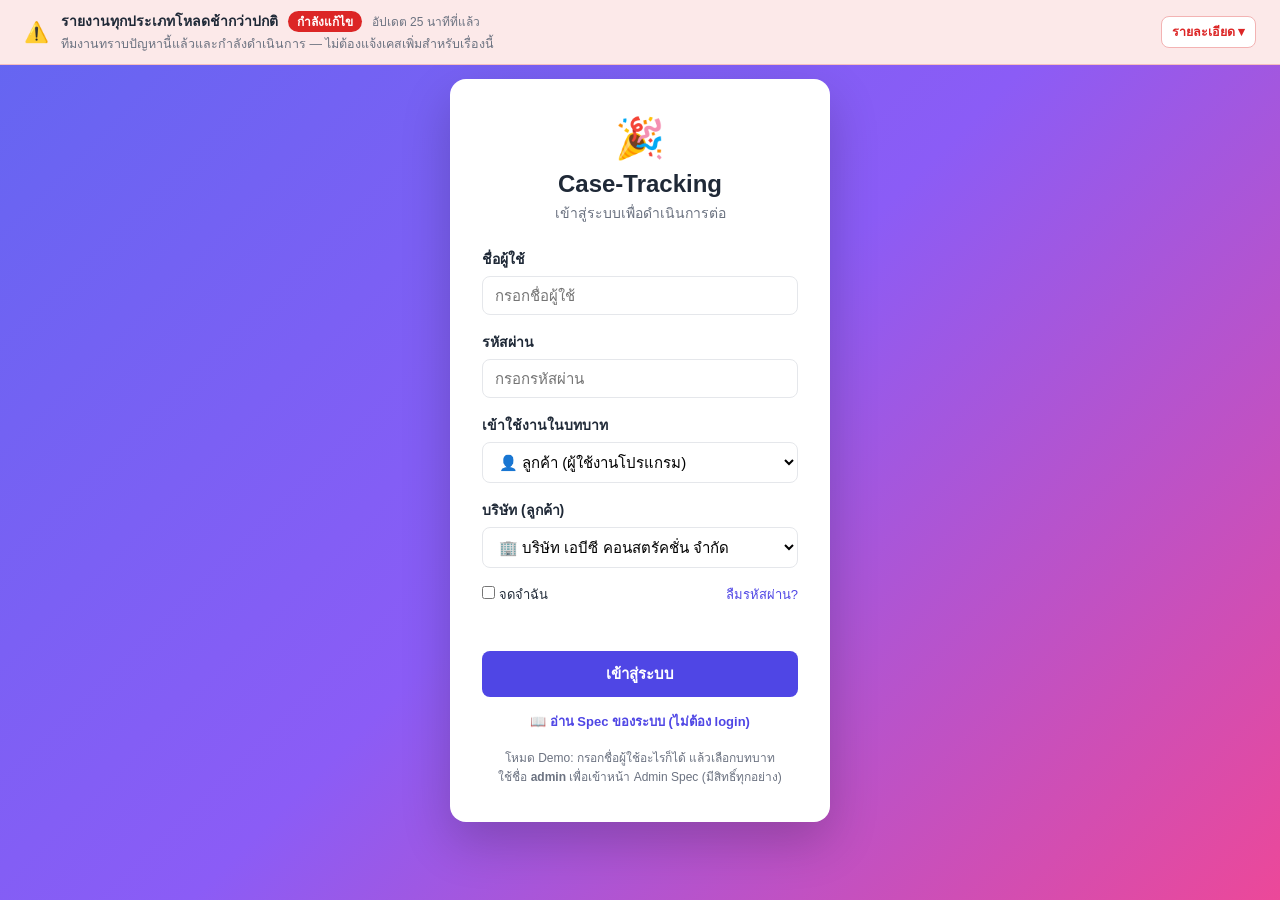
<file: pages/admin.html>
<!DOCTYPE html>
<html lang="th">
<head>
  <meta charset="UTF-8" />
  <meta name="viewport" content="width=device-width, initial-scale=1.0" />
  <title>Case-Tracking - Admin Spec</title>
  <script src="../assets/js/platform.js"></script>
  <script src="../assets/js/require-admin.js"></script>
  <link rel="stylesheet" href="../assets/css/common.css" />
  <link rel="stylesheet" href="../assets/css/admin.css" />
</head>
<body class="admin">
  <header class="topbar"></header>

  <div class="layout">
    <aside class="sidebar">
      <div class="sidebar-head">
        <h2>หน้าทั้งหมด</h2>
        <button class="btn-sm primary" data-act="add-page">＋ เพิ่มหน้า</button>
      </div>
      <input class="search" id="search" placeholder="🔍 ค้นหาชื่อหน้า / route / module" />
      <div class="page-list" id="pageList"></div>
      <div class="sidebar-foot" id="summary"></div>
    </aside>

    <main class="main">
      <div class="toolbar">
        <div class="tabs">
          <button class="tab" data-view="spec">📄 Spec หน้า</button>
          <button class="tab" data-view="flow">🔀 Flow Diagram</button>
        </div>
        <div class="toolbar-right">
          <span class="saved" id="saved">✓ บันทึกแล้ว</span>
          <button class="btn-sm" data-act="export">⬇ Export JSON</button>
          <label class="btn-sm">⬆ Import JSON<input type="file" id="importFile" accept=".json,application/json" hidden /></label>
        </div>
      </div>

      <section id="specView"></section>
      <section id="flowView" hidden></section>
    </main>
  </div>

  <script src="../assets/js/cases-data.js"></script>
  <script src="../assets/js/auth.js"></script>
  <script src="../assets/js/announce.js"></script>
  <script src="../assets/js/notify.js"></script>
  <script src="../assets/js/admin.js"></script>
</body>
</html>
</file>
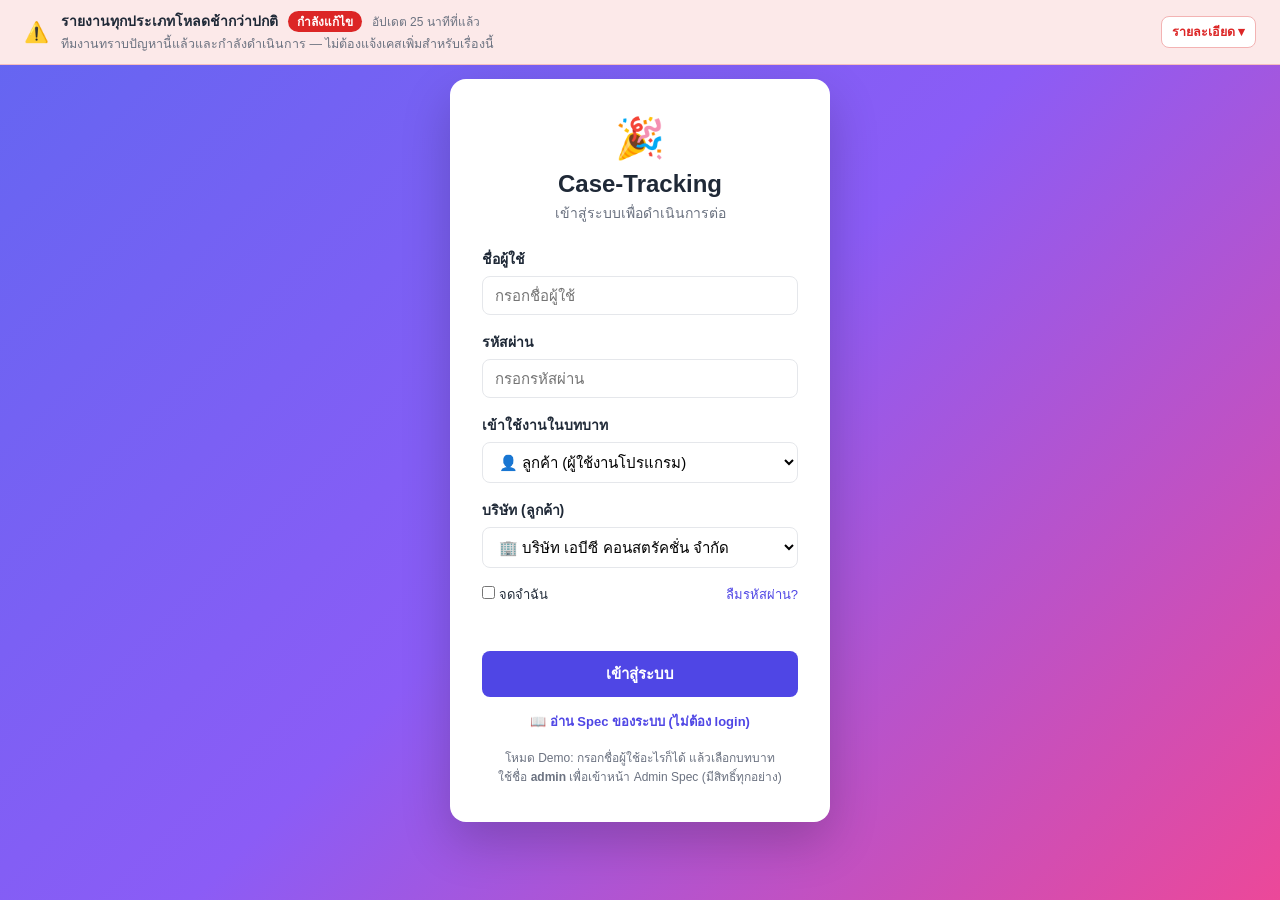
<file: pages/announcements.html>
<!DOCTYPE html>
<html lang="th">
<head>
  <meta charset="UTF-8" />
  <meta name="viewport" content="width=device-width, initial-scale=1.0" />
  <title>Case-Tracking - ประกาศ</title>
  <script src="../assets/js/platform.js"></script>
  <script src="../assets/js/require-admin.js"></script>
  <link rel="stylesheet" href="../assets/css/common.css" />
  <link rel="stylesheet" href="../assets/css/cases.css" />
</head>
<body>
  <header class="topbar"></header>

  <main class="page" id="page"></main>

  <script src="../assets/js/cases-data.js"></script>
  <script src="../assets/js/auth.js"></script>
  <script src="../assets/js/announce.js"></script>
  <script src="../assets/js/notify.js"></script>
  <script src="../assets/js/cases-ui.js"></script>
  <script src="../assets/js/announcements.js"></script>
</body>
</html>
</file>
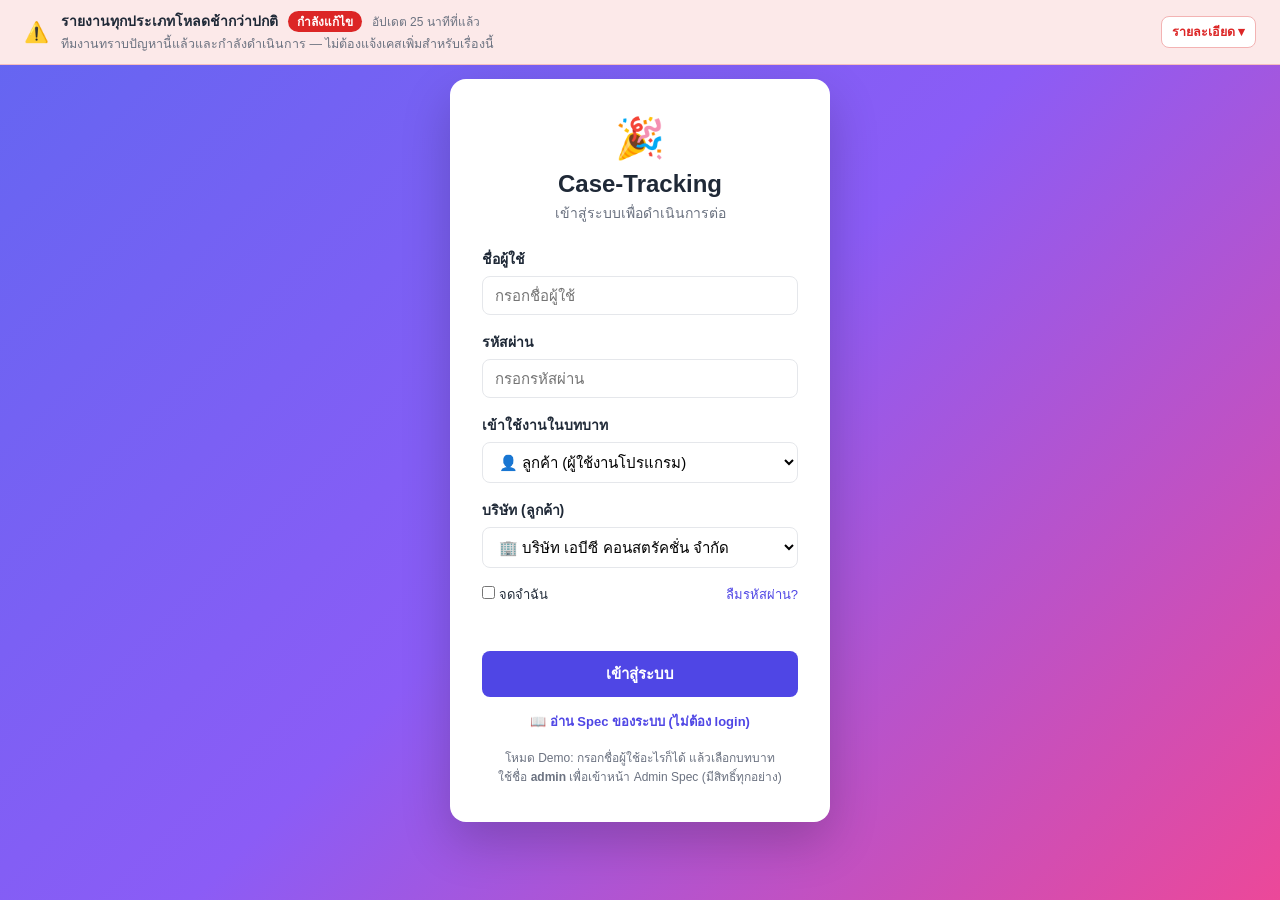
<file: pages/case.html>
<!DOCTYPE html>
<html lang="th">
<head>
  <meta charset="UTF-8" />
  <meta name="viewport" content="width=device-width, initial-scale=1.0" />
  <title>Case-Tracking - Case Detail</title>
  <script src="../assets/js/platform.js"></script>
  <link rel="stylesheet" href="../assets/css/common.css" />
  <link rel="stylesheet" href="../assets/css/cases.css" />
</head>
<body>
  <header class="topbar"></header>

  <main class="page" id="page"></main>

  <script src="../assets/js/cases-data.js"></script>
  <script src="../assets/js/auth.js"></script>
  <script src="../assets/js/announce.js"></script>
  <script src="../assets/js/notify.js"></script>
  <script src="../assets/js/cases-ui.js"></script>
  <script src="../assets/js/case.js"></script>
</body>
</html>
</file>
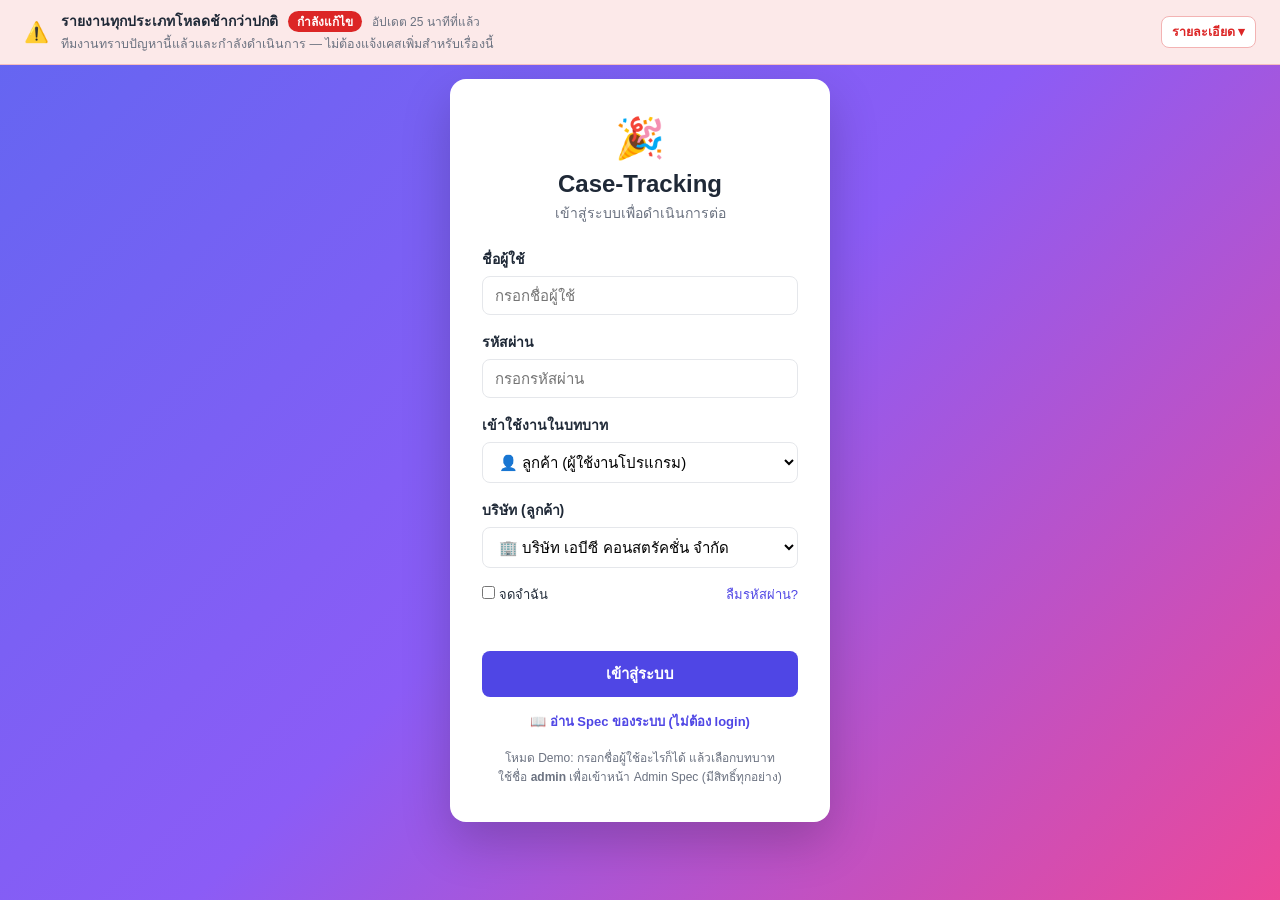
<file: pages/cases.html>
<!DOCTYPE html>
<html lang="th">
<head>
  <meta charset="UTF-8" />
  <meta name="viewport" content="width=device-width, initial-scale=1.0" />
  <title>Case-Tracking - Case Tracking</title>
  <script src="../assets/js/platform.js"></script>
  <link rel="stylesheet" href="../assets/css/common.css" />
  <link rel="stylesheet" href="../assets/css/cases.css" />
</head>
<body>
  <header class="topbar"></header>

  <main class="page">
    <div class="page-head">
      <div>
        <h1>Case Tracking</h1>
        <p class="lead" id="lead"></p>
      </div>
      <button class="btn primary" id="newCaseBtn">＋ แจ้งปัญหาใหม่</button>
    </div>

    <section class="kpis" id="kpis"></section>

    <div class="filters">
      <input id="q" class="input grow" placeholder="🔍 ค้นหาเลขเคส / หัวข้อ / ผู้แจ้ง" />
      <select id="fSeverity" class="input">
        <option value="">ทุกความรุนแรง</option>
      </select>
      <select id="fCompany" class="input">
        <option value="">ทุกบริษัท</option>
      </select>
      <button class="chip-toggle" id="mineToggle" aria-pressed="false">⚡ รอฉันดำเนินการ</button>
      <label class="check-inline"><input type="checkbox" id="showClosed" /> แสดงเคสที่ปิดแล้ว</label>
      <div class="seg" id="viewSeg">
        <button data-v="board">▦ Board</button>
        <button data-v="list">☰ List</button>
      </div>
    </div>

    <section id="content"></section>
  </main>

  <script src="../assets/js/cases-data.js"></script>
  <script src="../assets/js/auth.js"></script>
  <script src="../assets/js/announce.js"></script>
  <script src="../assets/js/notify.js"></script>
  <script src="../assets/js/cases-ui.js"></script>
  <script src="../assets/js/cases.js"></script>
</body>
</html>
</file>
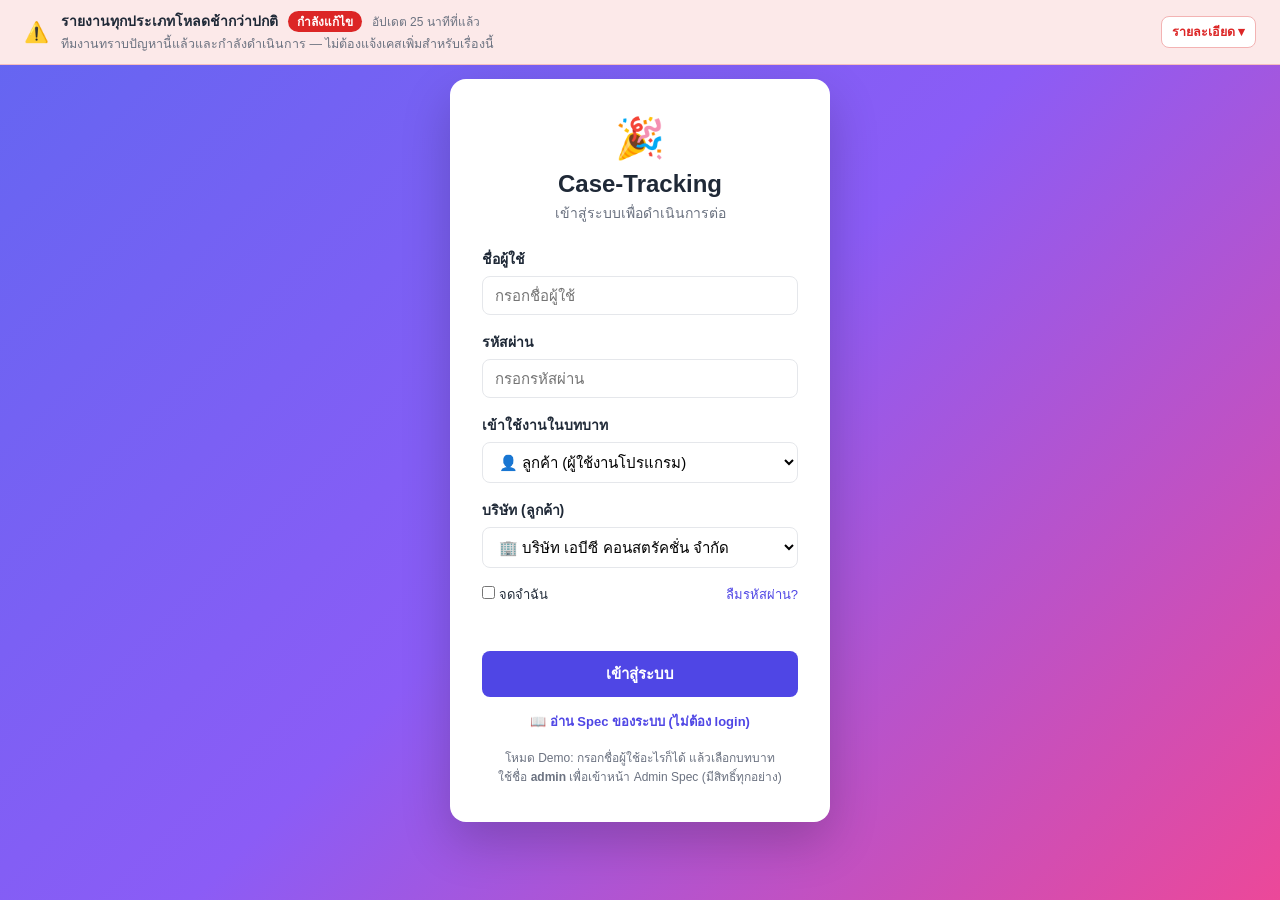
<file: pages/dashboard.html>
<!DOCTYPE html>
<html lang="th">
<head>
  <meta charset="UTF-8" />
  <meta name="viewport" content="width=device-width, initial-scale=1.0" />
  <title>Case-Tracking - Dashboard</title>
  <script src="../assets/js/platform.js"></script>
  <link rel="stylesheet" href="../assets/css/common.css" />
  <link rel="stylesheet" href="../assets/css/cases.css" />
  <link rel="stylesheet" href="../assets/css/dashboard.css" />
</head>
<body>
  <header class="topbar"></header>

  <main class="page" id="page"></main>
  <div class="viz-tip" id="vizTip" hidden></div>

  <script src="../assets/js/cases-data.js"></script>
  <script src="../assets/js/auth.js"></script>
  <script src="../assets/js/announce.js"></script>
  <script src="../assets/js/notify.js"></script>
  <script src="../assets/js/cases-ui.js"></script>
  <script src="../assets/js/dashboard.js"></script>
</body>
</html>
</file>
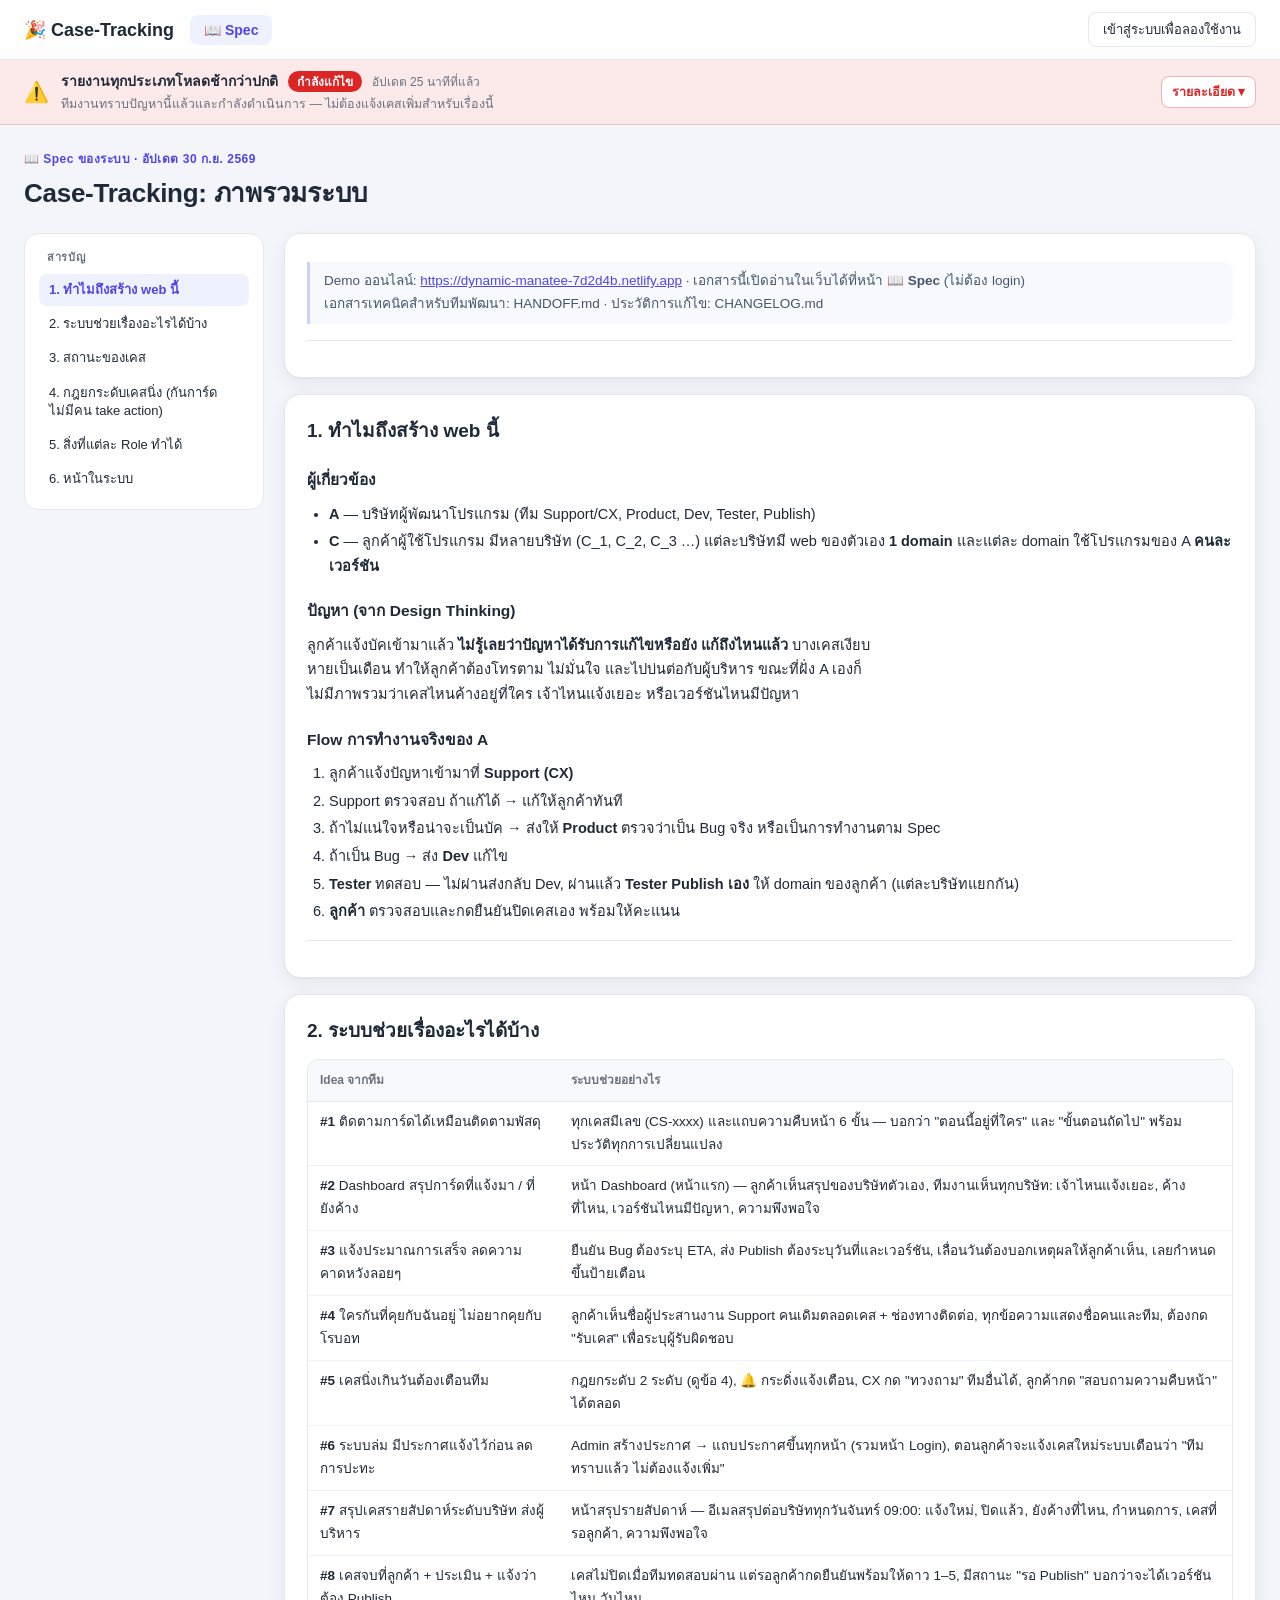
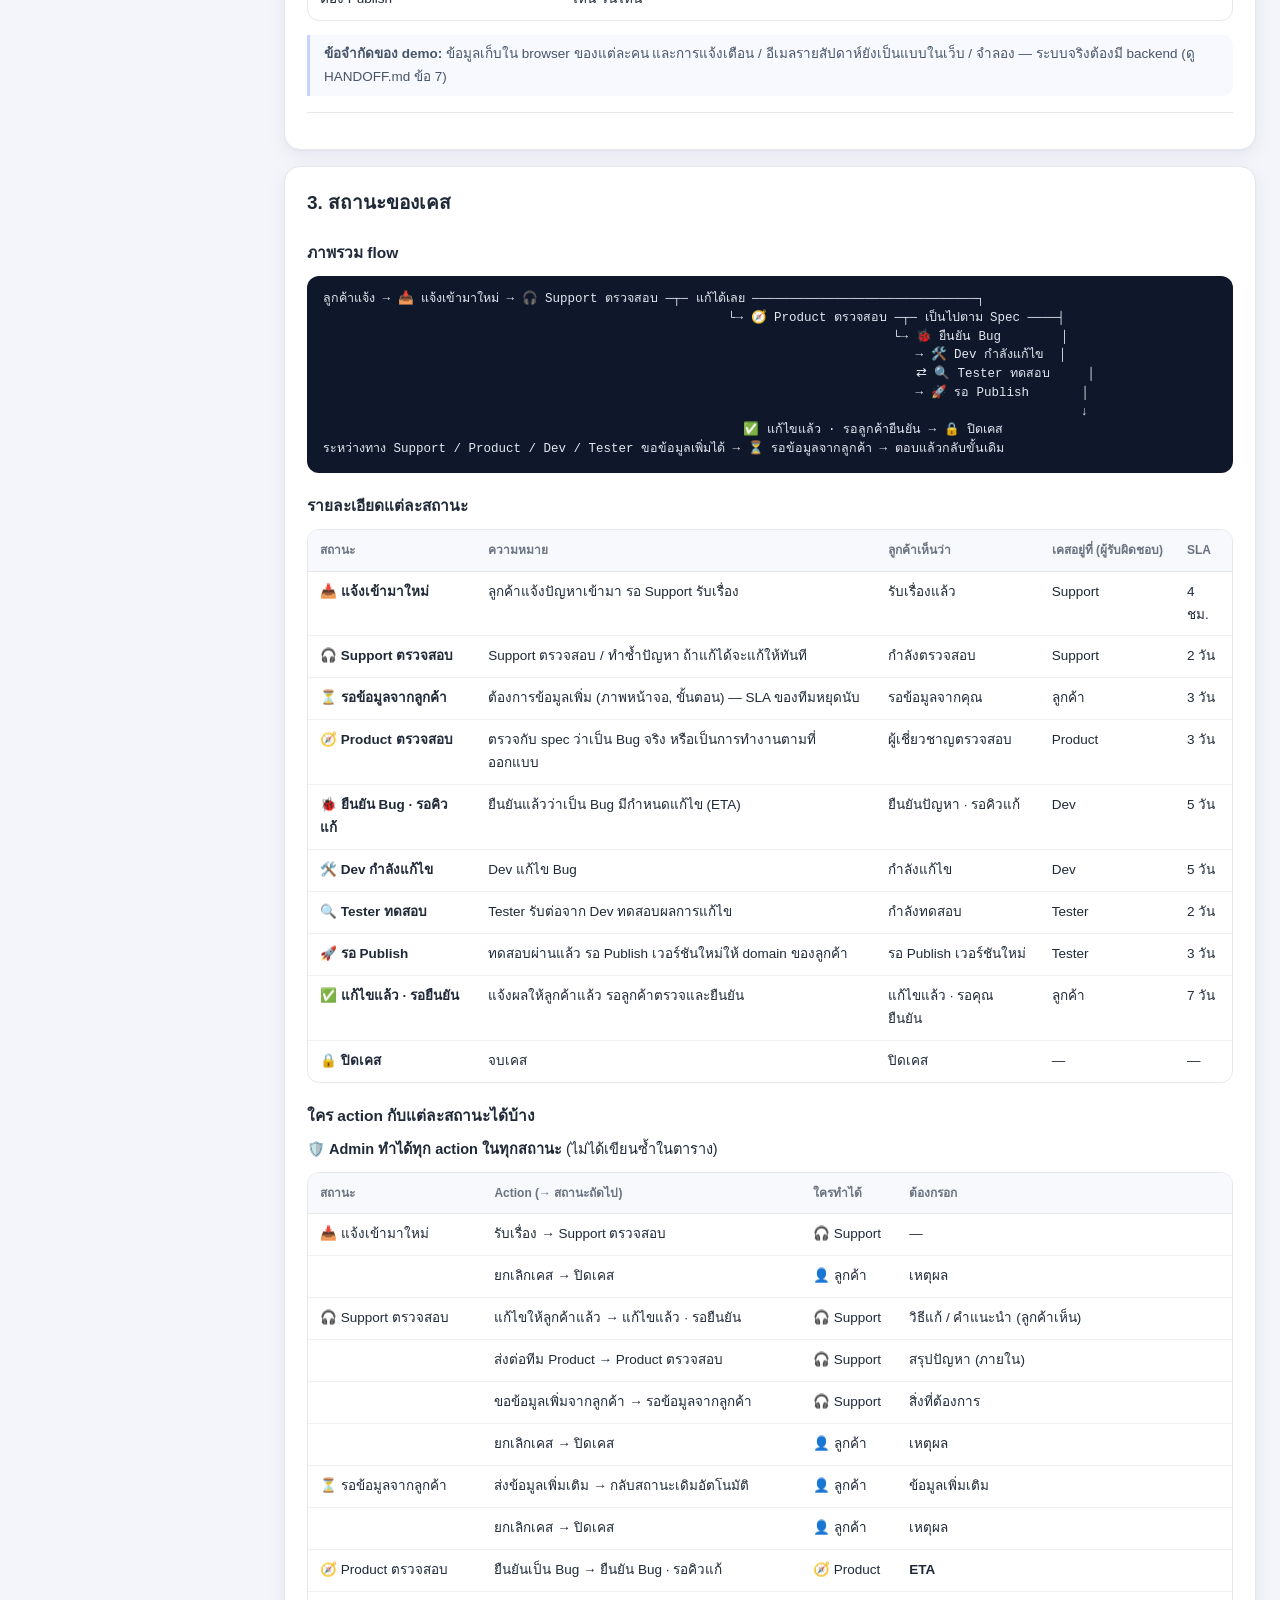
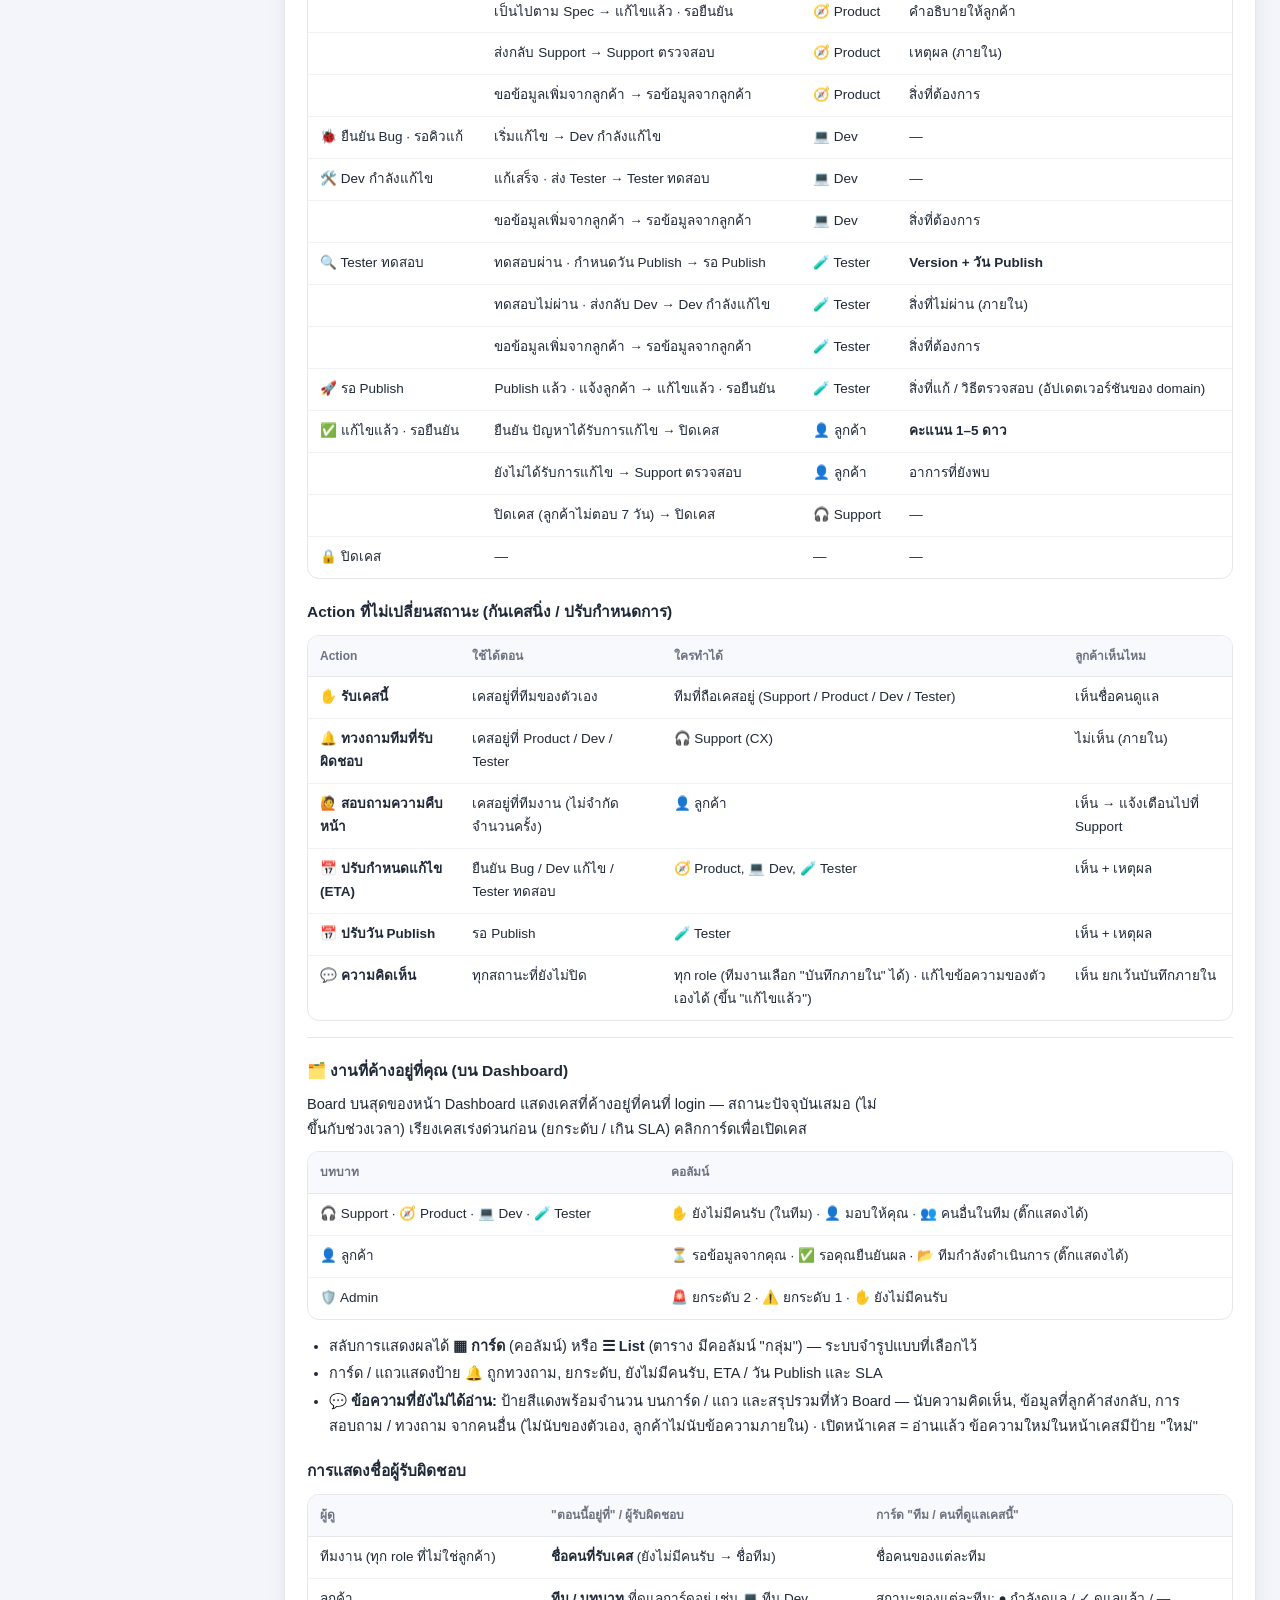
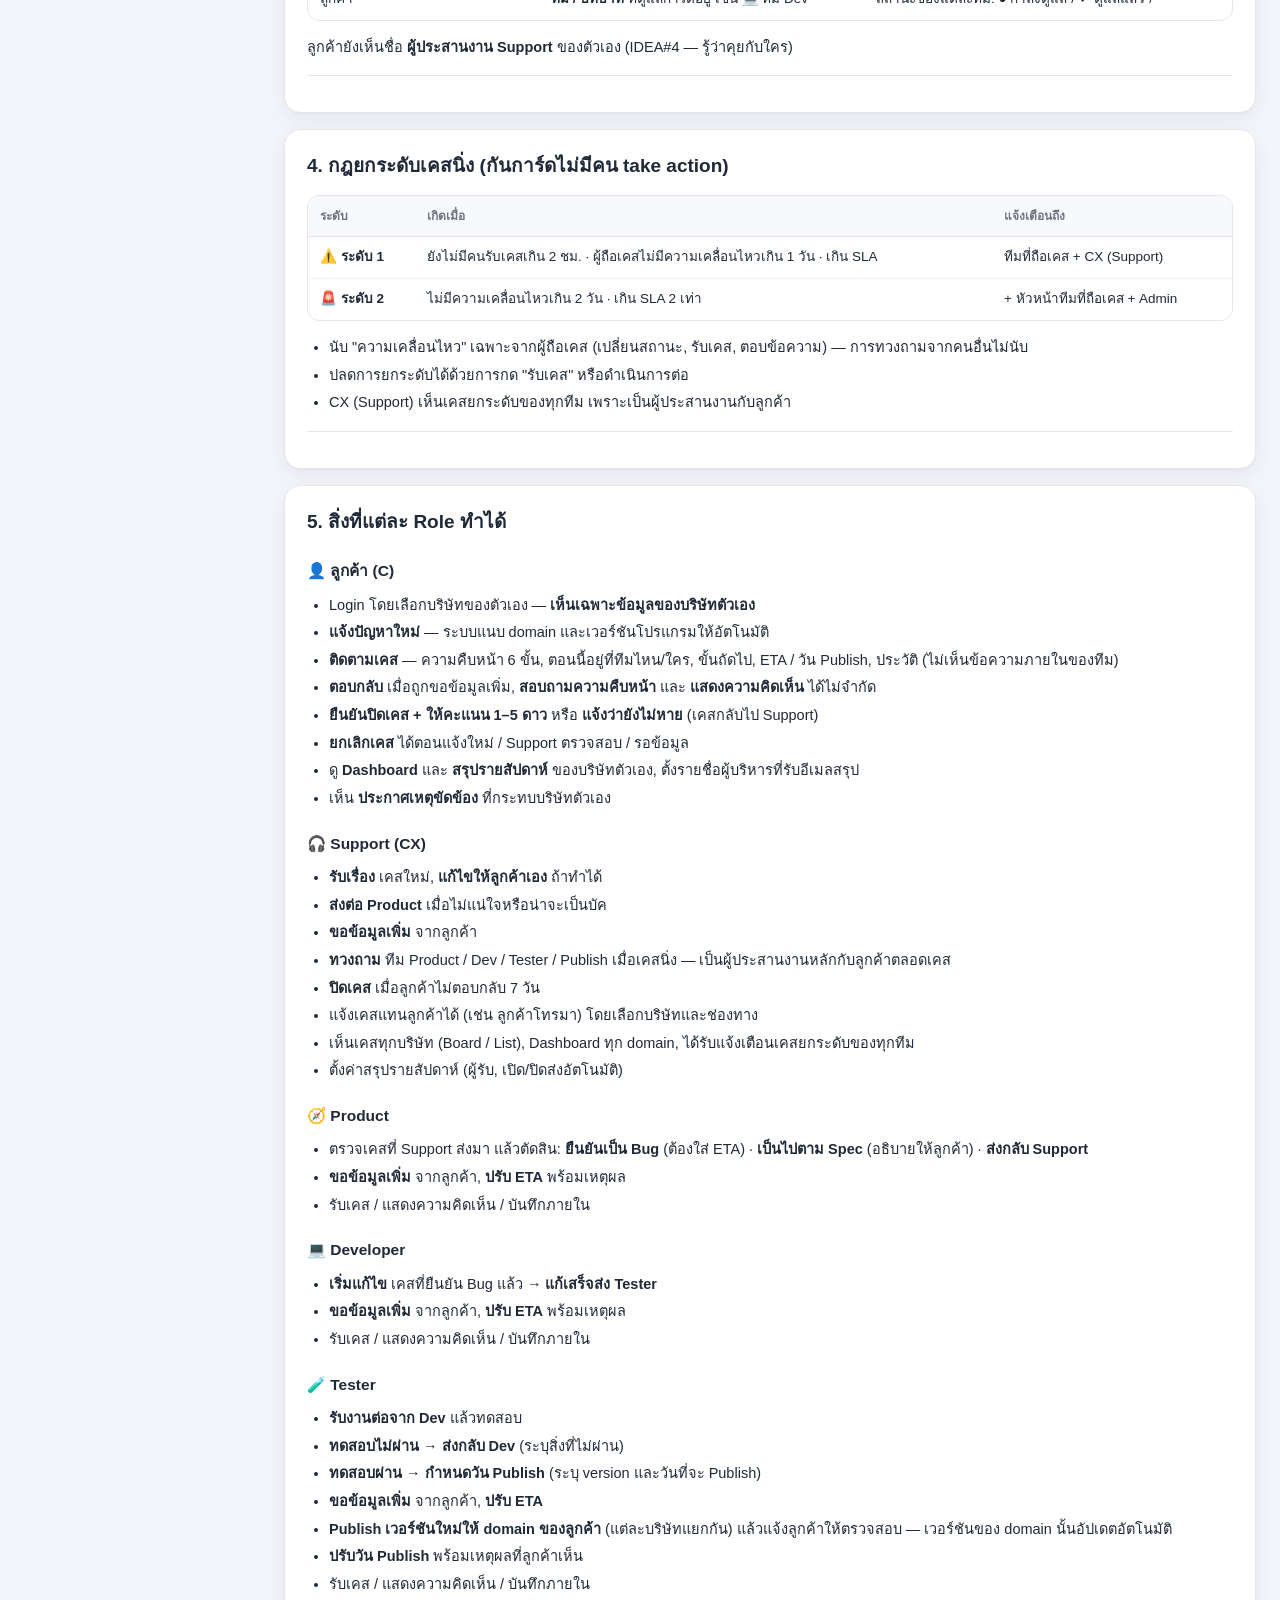
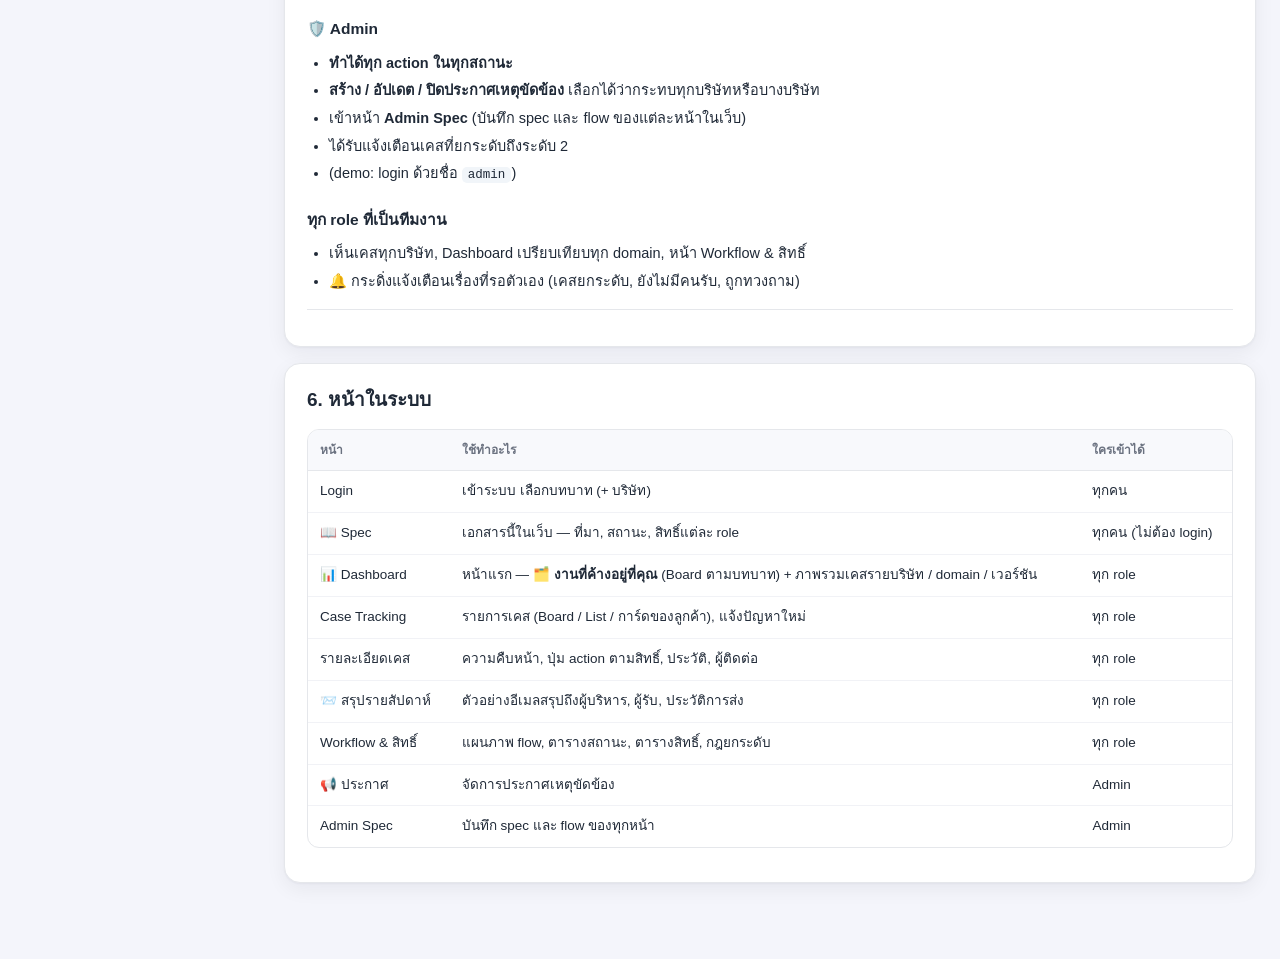
<file: pages/spec.html>
<!DOCTYPE html>
<html lang="th">
<head>
  <meta charset="UTF-8" />
  <meta name="viewport" content="width=device-width, initial-scale=1.0" />
  <title>Case-Tracking - Spec</title>
  <script src="../assets/js/platform.js"></script>
  <link rel="stylesheet" href="../assets/css/common.css" />
  <link rel="stylesheet" href="../assets/css/cases.css" />
  <link rel="stylesheet" href="../assets/css/spec.css" />
</head>
<body>
  <header class="topbar"></header>

  <main class="page spec-page" id="page"></main>

  <script src="../assets/js/spec-content.js"></script>
  <script src="../assets/js/cases-data.js"></script>
  <script>
    // หน้า Spec เปิดได้โดยไม่ต้อง login — ถ้า login อยู่ โหลดแถบเมนูปกติ, ถ้าไม่ได้ login แสดงหัวแบบย่อ
    (function () {
      var loggedIn = !!(localStorage.getItem("demoUser") || sessionStorage.getItem("demoUser"));
      window.SPEC_LOGGED_IN = loggedIn;
      var list = loggedIn ? ["auth.js", "announce.js", "notify.js", "spec.js"] : ["announce.js", "spec.js"];
      list.forEach(function (f) {
        var s = document.createElement("script");
        s.src = "../assets/js/" + f;
        s.async = false; // รันตามลำดับ
        document.body.appendChild(s);
      });
    })();
  </script>
</body>
</html>
</file>
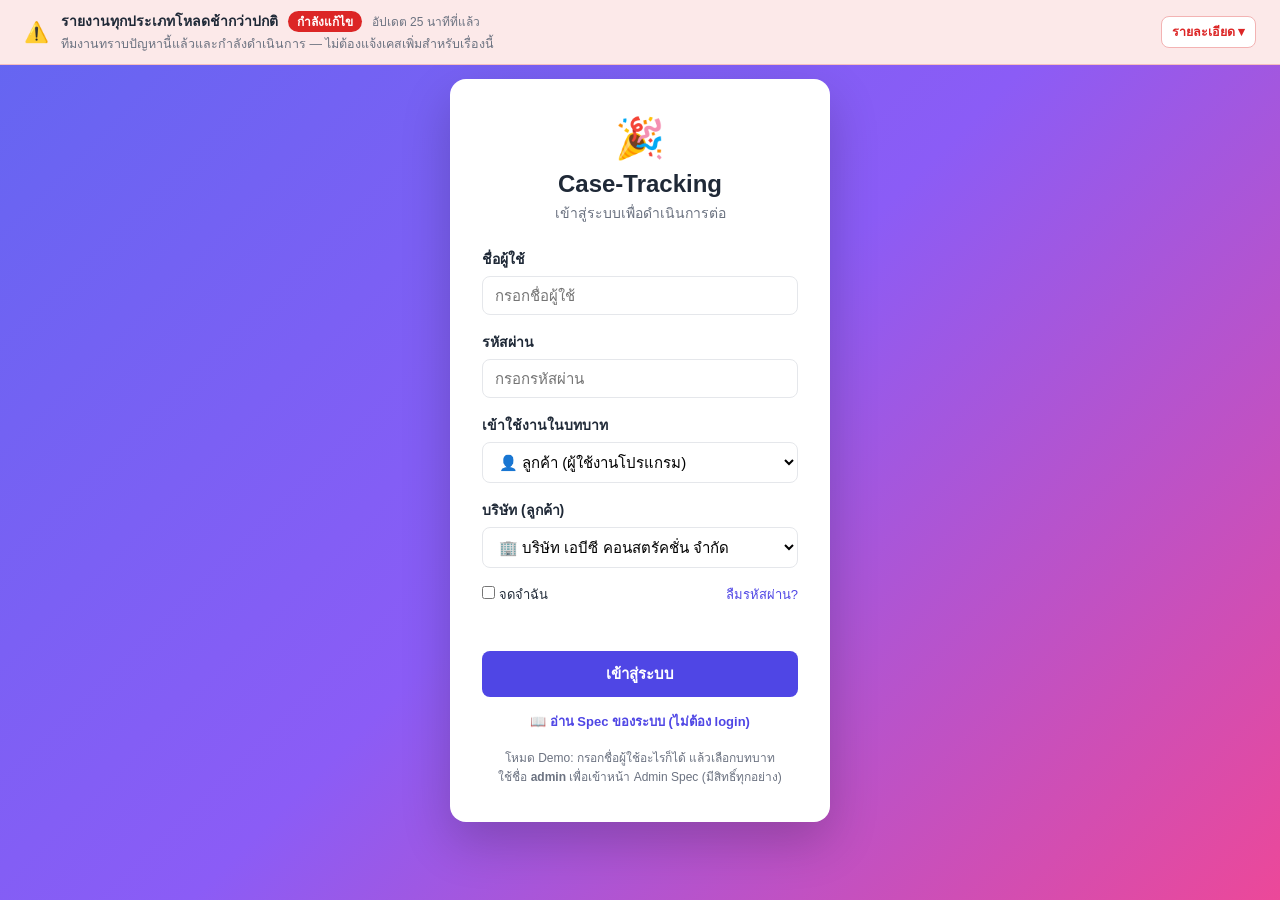
<file: pages/weekly.html>
<!DOCTYPE html>
<html lang="th">
<head>
  <meta charset="UTF-8" />
  <meta name="viewport" content="width=device-width, initial-scale=1.0" />
  <title>Case-Tracking - สรุปรายสัปดาห์</title>
  <script src="../assets/js/platform.js"></script>
  <link rel="stylesheet" href="../assets/css/common.css" />
  <link rel="stylesheet" href="../assets/css/cases.css" />
  <link rel="stylesheet" href="../assets/css/weekly.css" />
</head>
<body>
  <header class="topbar"></header>

  <main class="page" id="page"></main>

  <script src="../assets/js/cases-data.js"></script>
  <script src="../assets/js/auth.js"></script>
  <script src="../assets/js/announce.js"></script>
  <script src="../assets/js/notify.js"></script>
  <script src="../assets/js/cases-ui.js"></script>
  <script src="../assets/js/weekly.js"></script>
</body>
</html>
</file>
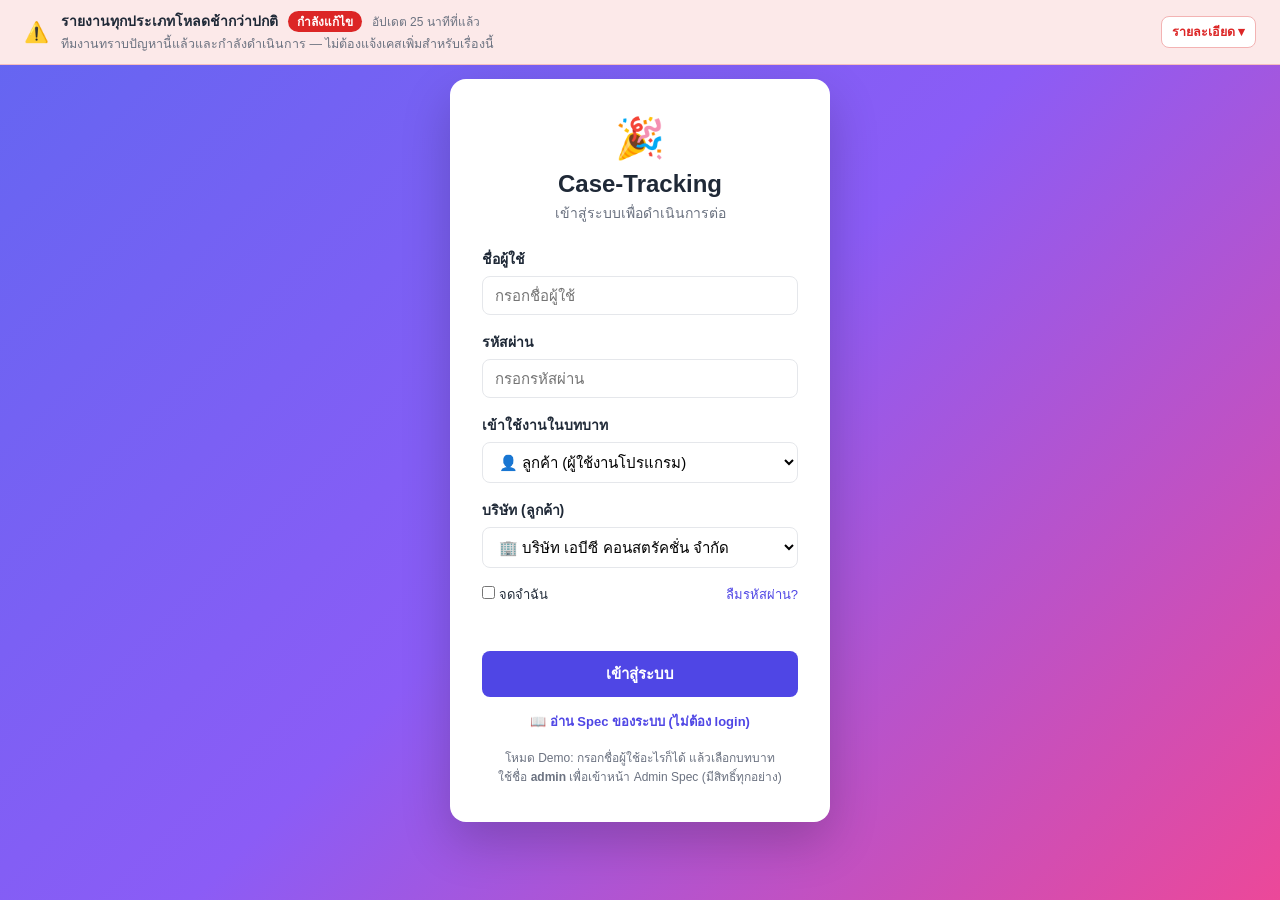
<file: pages/workflow.html>
<!DOCTYPE html>
<html lang="th">
<head>
  <meta charset="UTF-8" />
  <meta name="viewport" content="width=device-width, initial-scale=1.0" />
  <title>Case-Tracking - Workflow</title>
  <script src="../assets/js/platform.js"></script>
  <link rel="stylesheet" href="../assets/css/common.css" />
  <link rel="stylesheet" href="../assets/css/cases.css" />
</head>
<body>
  <header class="topbar"></header>

  <main class="page wide" id="page"></main>

  <script src="../assets/js/cases-data.js"></script>
  <script src="../assets/js/auth.js"></script>
  <script src="../assets/js/announce.js"></script>
  <script src="../assets/js/notify.js"></script>
  <script src="../assets/js/cases-ui.js"></script>
  <script src="../assets/js/workflow.js"></script>
</body>
</html>
</file>
<file: assets/css/common.css>
/* ---------- Base: ตัวแปรสี, reset, layout ที่ใช้ร่วมกันทุกหน้า ---------- */
:root {
  --primary: #4f46e5;
  --primary-hover: #4338ca;
  --bg: #f4f5fb;
  --card: #ffffff;
  --text: #1f2937;
  --muted: #6b7280;
  --border: #e5e7eb;
  --danger: #dc2626;
}

* { box-sizing: border-box; margin: 0; padding: 0; }

body {
  font-family: "Segoe UI", "Noto Sans Thai", Tahoma, sans-serif;
  background: var(--bg);
  color: var(--text);
  min-height: 100vh;
}

/* ---------- App shell (Home / Admin) ---------- */
.topbar {
  position: sticky;
  top: 0;
  z-index: 20;
  display: flex;
  justify-content: space-between;
  align-items: center;
  gap: 16px;
  padding: 12px 24px;
  background: rgba(255, 255, 255, 0.9);
  backdrop-filter: blur(8px);
  border-bottom: 1px solid var(--border);
}

.brand { font-weight: 700; font-size: 18px; white-space: nowrap; }

.nav-links { display: flex; gap: 4px; flex: 1; }

.nav-links a {
  padding: 7px 14px;
  border-radius: 8px;
  color: var(--muted);
  text-decoration: none;
  font-size: 14px;
  font-weight: 600;
}

.nav-links a:hover { background: var(--bg); color: var(--text); }
.nav-links a.active { background: #eef2ff; color: var(--primary); }

.user {
  display: flex;
  align-items: center;
  gap: 10px;
  font-size: 14px;
}

.avatar {
  width: 34px;
  height: 34px;
  border-radius: 50%;
  background: linear-gradient(135deg, #6366f1, #8b5cf6);
  color: #fff;
  display: grid;
  place-items: center;
  font-weight: 700;
}

.btn-outline {
  padding: 6px 14px;
  border: 1px solid var(--border);
  border-radius: 8px;
  background: #fff;
  cursor: pointer;
  font-size: 13px;
  font-family: inherit;
}

.btn-outline:hover { background: var(--bg); }


@media (max-width: 640px) {
  .topbar { padding: 10px 16px; flex-wrap: wrap; }
  .user span { display: none; }
}

/* ---------- Topbar extras (render โดย auth.js) ---------- */
a.brand { color: var(--text); text-decoration: none; }
.nav-links { overflow-x: auto; scrollbar-width: none; }
.nav-links a { white-space: nowrap; }

.role-switch {
  display: inline-flex;
  align-items: center;
  gap: 6px;
  padding: 3px 4px 3px 10px;
  border: 1px solid var(--border);
  border-radius: 999px;
  background: #f8f9fc;
  font-size: 12px;
  color: var(--muted);
}

.role-switch select {
  border: none;
  background: #fff;
  border-radius: 999px;
  padding: 4px 8px;
  font-size: 13px;
  font-weight: 600;
  font-family: inherit;
  color: var(--text);
  cursor: pointer;
  outline: none;
}

@media (max-width: 900px) {
  .role-switch span, .uname { display: none; }
}

@media (max-width: 640px) {
  .nav-links { order: 3; flex-basis: 100%; }
}

[hidden] { display: none !important; }

/* ---------- แถบประกาศเหตุขัดข้อง (announce.js) ---------- */
.ann-wrap { position: relative; z-index: 15; }
.ann-wrap.ann-fixed { position: fixed; top: 0; left: 0; right: 0; z-index: 50; }

.ann-bar {
  background: color-mix(in srgb, var(--c) 10%, #fff);
  border-bottom: 1px solid color-mix(in srgb, var(--c) 30%, #fff);
  color: var(--text);
}

.ann-inner {
  max-width: 1280px;
  margin: 0 auto;
  padding: 10px 24px;
  display: flex;
  align-items: center;
  gap: 12px;
  font-size: 14px;
}

.ann-icon { font-size: 20px; }
.ann-text { flex: 1; min-width: 0; }
.ann-status {
  display: inline-block;
  margin-left: 6px;
  padding: 1px 9px;
  border-radius: 999px;
  font-size: 12px;
  font-weight: 700;
  color: #fff;
  background: var(--c);
}
.ann-meta { margin-left: 6px; font-size: 12px; color: var(--muted); }
.ann-sub { font-size: 12.5px; color: var(--muted); margin-top: 2px; }

.ann-toggle {
  border: 1px solid color-mix(in srgb, var(--c) 35%, #fff);
  background: #fff;
  color: var(--c);
  border-radius: 8px;
  padding: 5px 10px;
  font-size: 12.5px;
  font-weight: 600;
  font-family: inherit;
  cursor: pointer;
  white-space: nowrap;
}

.ann-detail { max-width: 1280px; margin: 0 auto; padding: 0 24px 14px 56px; font-size: 13.5px; line-height: 1.6; }
.ann-facts { display: flex; flex-wrap: wrap; gap: 6px 18px; margin: 8px 0; font-size: 12.5px; color: var(--muted); }
.ann-updates { list-style: none; display: flex; flex-direction: column; gap: 10px; margin-top: 8px; }
.ann-updates li { display: flex; gap: 10px; }
.ann-dot { width: 10px; height: 10px; border-radius: 50%; background: var(--c); margin-top: 6px; flex-shrink: 0; }
.ann-time { margin-left: 6px; font-size: 12px; color: var(--muted); }

/* ---------- กระดิ่งแจ้งเตือน (notify.js) ---------- */
.bell { position: relative; }

.bell-btn {
  position: relative;
  width: 38px;
  height: 38px;
  border-radius: 50%;
  border: 1px solid var(--border);
  background: #fff;
  font-size: 17px;
  cursor: pointer;
}

.bell-btn:hover { background: var(--bg); }

.bell-count {
  position: absolute;
  top: -4px;
  right: -4px;
  min-width: 19px;
  height: 19px;
  padding: 0 5px;
  border-radius: 999px;
  background: var(--danger);
  color: #fff;
  font-size: 11px;
  font-weight: 700;
  display: grid;
  place-items: center;
  border: 2px solid #fff;
}

.bell-count.calm { background: #64748b; }

.bell-panel {
  position: absolute;
  right: 0;
  top: 46px;
  width: 360px;
  max-width: calc(100vw - 24px);
  background: #fff;
  border: 1px solid var(--border);
  border-radius: 14px;
  box-shadow: 0 18px 44px rgba(15, 23, 42, 0.18);
  overflow: hidden;
  z-index: 60;
}

.bell-head { display: flex; justify-content: space-between; align-items: center; padding: 12px 16px; border-bottom: 1px solid var(--border); font-size: 13px; }
.bell-head span { color: var(--muted); }
.bell-list { max-height: 380px; overflow-y: auto; }

.bell-item {
  display: flex;
  gap: 10px;
  padding: 11px 16px;
  text-decoration: none;
  color: var(--text);
  border-bottom: 1px solid #f1f2f6;
  font-size: 13px;
  line-height: 1.45;
}

.bell-item:hover { background: #fafbff; }
.bell-item.lv2 { background: #fef2f2; }
.bell-item.lv2:hover { background: #fee2e2; }
.bi-icon { font-size: 16px; }
.bi-body small { display: block; color: var(--muted); font-size: 12px; margin-top: 2px; }
.bell-empty { padding: 28px 16px; text-align: center; color: var(--muted); font-size: 13px; }
.bell-foot { padding: 10px 16px; font-size: 11.5px; color: var(--muted); background: #f8f9fc; }

@media (max-width: 640px) {
  .ann-inner { padding: 10px 16px; flex-wrap: wrap; }
  .ann-detail { padding: 0 16px 14px; }
  .bell-panel { position: fixed; left: 12px; right: 12px; top: 64px; width: auto; }
}

@media (max-width: 640px) {
  .user { gap: 6px; min-width: 0; }
  .user .avatar { display: none; }
  .role-switch { padding: 2px; }
  .role-switch select { padding: 4px 4px; font-size: 12px; max-width: 108px; }
  .btn-outline { padding: 6px 10px; white-space: nowrap; }
  .bell-btn { width: 34px; height: 34px; font-size: 15px; }
}

/* แจ้งเตือนไม่มีสิทธิ์ (dashboard?denied=1) */
.alert {
  max-width: 560px;
  margin: 0 auto 16px;
  padding: 12px 16px;
  border-radius: 10px;
  background: #fef2f2;
  border: 1px solid #fecaca;
  color: var(--danger);
  font-size: 14px;
  text-align: center;
}
</file>
<file: assets/css/login.css>
/* ---------- Login ---------- */
.login-page {
  display: flex;
  align-items: center;
  justify-content: center;
  padding: 16px;
  background: linear-gradient(135deg, #6366f1 0%, #8b5cf6 50%, #ec4899 100%);
}

.login-card {
  width: 100%;
  max-width: 380px;
  background: var(--card);
  border-radius: 16px;
  padding: 36px 32px;
  box-shadow: 0 20px 50px rgba(0, 0, 0, 0.2);
}

.login-card .logo {
  font-size: 40px;
  text-align: center;
}

.login-card h1 {
  text-align: center;
  font-size: 24px;
  margin-top: 8px;
}

.login-card .subtitle {
  text-align: center;
  color: var(--muted);
  font-size: 14px;
  margin: 4px 0 24px;
}

.field { margin-bottom: 16px; }

.field label {
  display: block;
  font-size: 14px;
  font-weight: 600;
  margin-bottom: 6px;
}

.field input,
.field select {
  width: 100%;
  padding: 10px 12px;
  border: 1px solid var(--border);
  border-radius: 8px;
  font-size: 15px;
  outline: none;
  transition: border-color 0.15s, box-shadow 0.15s;
}

.field input:focus,
.field select:focus {
  border-color: var(--primary);
  box-shadow: 0 0 0 3px rgba(79, 70, 229, 0.15);
}

.row {
  display: flex;
  justify-content: space-between;
  align-items: center;
  font-size: 13px;
  margin-bottom: 20px;
}

.row a { color: var(--primary); text-decoration: none; }

.error {
  color: var(--danger);
  font-size: 13px;
  min-height: 18px;
  margin-bottom: 8px;
}

.btn {
  width: 100%;
  padding: 11px;
  border: none;
  border-radius: 8px;
  background: var(--primary);
  color: #fff;
  font-size: 15px;
  font-weight: 600;
  cursor: pointer;
  transition: background 0.15s;
}

.btn:hover { background: var(--primary-hover); }

.hint {
  margin-top: 16px;
  text-align: center;
  font-size: 12px;
  color: var(--muted);
}

.field select { background: #fff; font-family: inherit; cursor: pointer; }

.spec-link { display: block; margin-top: 14px; text-align: center; font-size: 13px; font-weight: 600; color: var(--primary); text-decoration: none; }
.spec-link:hover { text-decoration: underline; }
</file>
<file: assets/css/admin.css>
/* ---------- Admin Spec page ---------- */
:root {
  --s-draft: #94a3b8;
  --s-progress: #f59e0b;
  --s-done: #10b981;
  --shadow: 0 1px 2px rgba(15, 23, 42, 0.04), 0 4px 16px rgba(15, 23, 42, 0.05);
}

.layout {
  display: grid;
  grid-template-columns: 290px minmax(0, 1fr);
  min-height: calc(100vh - 59px);
}

/* Sidebar */
.sidebar {
  background: #fff;
  border-right: 1px solid var(--border);
  padding: 20px 14px;
  display: flex;
  flex-direction: column;
  gap: 12px;
  position: sticky;
  top: 59px;
  height: calc(100vh - 59px);
}

.sidebar-head {
  display: flex;
  justify-content: space-between;
  align-items: center;
  padding: 0 4px;
}

.sidebar-head h2 { font-size: 15px; }

.search {
  width: 100%;
  padding: 9px 12px;
  border: 1px solid var(--border);
  border-radius: 10px;
  font-size: 13px;
  font-family: inherit;
  background: var(--bg);
  outline: none;
}

.search:focus { border-color: var(--primary); background: #fff; }

.page-list {
  flex: 1;
  overflow-y: auto;
  display: flex;
  flex-direction: column;
  gap: 4px;
}

.page-item {
  display: flex;
  align-items: center;
  gap: 10px;
  width: 100%;
  padding: 10px 12px;
  border: 1px solid transparent;
  border-radius: 10px;
  background: none;
  text-align: left;
  cursor: pointer;
  font-family: inherit;
  color: var(--text);
}

.page-item:hover { background: var(--bg); }
.page-item.active { background: #eef2ff; border-color: #c7d2fe; }

.dot {
  width: 9px;
  height: 9px;
  border-radius: 50%;
  flex-shrink: 0;
}

.pi-text { flex: 1; min-width: 0; display: flex; flex-direction: column; }
.pi-name { font-weight: 600; font-size: 14px; white-space: nowrap; overflow: hidden; text-overflow: ellipsis; }
.pi-route { font-size: 12px; color: var(--muted); font-family: Consolas, monospace; white-space: nowrap; overflow: hidden; text-overflow: ellipsis; }

.pi-count {
  font-size: 11px;
  color: var(--muted);
  background: var(--bg);
  border-radius: 999px;
  padding: 2px 8px;
  white-space: nowrap;
}

.sidebar-foot {
  border-top: 1px solid var(--border);
  padding: 12px 4px 0;
  display: flex;
  flex-wrap: wrap;
  gap: 6px 12px;
  font-size: 12px;
  color: var(--muted);
}

.sidebar-foot span { display: inline-flex; align-items: center; gap: 5px; }

/* Main */
.main { padding: 20px 28px 48px; min-width: 0; }

.toolbar {
  display: flex;
  justify-content: space-between;
  align-items: center;
  flex-wrap: wrap;
  gap: 12px;
  margin-bottom: 18px;
}

.tabs {
  display: inline-flex;
  background: #fff;
  border: 1px solid var(--border);
  border-radius: 12px;
  padding: 4px;
  gap: 4px;
}

.tab {
  border: none;
  background: none;
  padding: 8px 16px;
  border-radius: 8px;
  font-size: 14px;
  font-weight: 600;
  color: var(--muted);
  cursor: pointer;
  font-family: inherit;
}

.tab.active { background: var(--primary); color: #fff; box-shadow: 0 2px 8px rgba(79, 70, 229, 0.3); }

.toolbar-right { display: flex; align-items: center; gap: 8px; }

.saved {
  font-size: 12px;
  color: var(--s-done);
  opacity: 0;
  transition: opacity 0.3s;
}

.saved.show { opacity: 1; }

.btn-sm {
  display: inline-flex;
  align-items: center;
  gap: 4px;
  padding: 7px 12px;
  border: 1px solid var(--border);
  border-radius: 8px;
  background: #fff;
  font-size: 13px;
  font-weight: 600;
  font-family: inherit;
  color: var(--text);
  cursor: pointer;
  white-space: nowrap;
}

.btn-sm:hover { background: var(--bg); }
.btn-sm.primary { background: var(--primary); border-color: var(--primary); color: #fff; }
.btn-sm.primary:hover { background: var(--primary-hover); }
.btn-sm.danger { color: var(--danger); }
.btn-sm.danger:hover { background: #fef2f2; border-color: #fecaca; }
.btn-sm.dashed { border-style: dashed; color: var(--primary); background: transparent; }
.btn-sm.dashed:hover { background: #eef2ff; }

.icon-btn {
  width: 30px;
  height: 30px;
  border: none;
  border-radius: 8px;
  background: none;
  color: var(--muted);
  cursor: pointer;
  font-size: 15px;
}

.icon-btn:hover { background: #fef2f2; color: var(--danger); }

/* Cards */
.card {
  background: #fff;
  border: 1px solid var(--border);
  border-radius: 14px;
  padding: 20px 22px;
  margin-bottom: 16px;
  box-shadow: var(--shadow);
}

.card-title {
  display: flex;
  justify-content: space-between;
  align-items: center;
  margin-bottom: 14px;
}

.card-title h3 { font-size: 15px; }
.card-title .sub { font-size: 12px; color: var(--muted); font-weight: 400; margin-left: 6px; }

.spec-head { border-top: 4px solid var(--status-color, var(--primary)); }

.title-row { display: flex; gap: 12px; align-items: center; margin-bottom: 16px; }

.title-input {
  flex: 1;
  min-width: 0;
  font-size: 24px;
  font-weight: 700;
  border: 1px solid transparent;
  border-radius: 8px;
  padding: 4px 8px;
  margin-left: -8px;
  font-family: inherit;
  color: var(--text);
  outline: none;
}

.title-input:hover { border-color: var(--border); }
.title-input:focus { border-color: var(--primary); }

.meta-grid {
  display: grid;
  grid-template-columns: repeat(auto-fit, minmax(180px, 1fr));
  gap: 12px 16px;
  align-items: end;
}

.fld { display: flex; flex-direction: column; gap: 5px; font-size: 12px; font-weight: 600; color: var(--muted); }

.fld input, .fld select, .fld textarea, .tbl input, .tbl select {
  width: 100%;
  padding: 8px 10px;
  border: 1px solid var(--border);
  border-radius: 8px;
  font-size: 14px;
  font-family: inherit;
  color: var(--text);
  background: #fff;
  outline: none;
}

.fld textarea { resize: vertical; line-height: 1.6; }

.fld input:focus, .fld select:focus, .fld textarea:focus, .tbl input:focus, .tbl select:focus {
  border-color: var(--primary);
  box-shadow: 0 0 0 3px rgba(79, 70, 229, 0.12);
}

.mono { font-family: Consolas, monospace !important; }

.check {
  flex-direction: row;
  align-items: center;
  gap: 8px;
  padding-bottom: 9px;
  color: var(--text);
  cursor: pointer;
}

.check input { width: 16px; height: 16px; accent-color: var(--primary); }

.grid-2 { display: grid; grid-template-columns: 1fr 1fr; gap: 12px 16px; }
.grid-2 .full { grid-column: 1 / -1; }

.updated { font-size: 12px; color: var(--muted); margin-top: 14px; }

/* Tables */
.tbl-wrap { overflow-x: auto; }

.tbl { width: 100%; border-collapse: collapse; font-size: 14px; }

.tbl th {
  text-align: left;
  font-size: 12px;
  font-weight: 600;
  color: var(--muted);
  padding: 0 6px 8px;
  border-bottom: 1px solid var(--border);
  white-space: nowrap;
}

.tbl td { padding: 6px; border-bottom: 1px solid #f1f2f6; vertical-align: middle; }
.tbl td.center { text-align: center; }
.tbl td.center input { width: 16px; height: 16px; accent-color: var(--primary); }
.tbl tr:last-child td { border-bottom: none; }

.empty-row {
  text-align: center;
  color: var(--muted);
  font-size: 13px;
  padding: 18px;
  background: var(--bg);
  border-radius: 10px;
  margin-bottom: 10px;
}

/* Mini flow */
.mini-flow {
  display: grid;
  grid-template-columns: 1fr auto auto auto 1fr;
  align-items: center;
  gap: 14px;
  padding: 18px;
  background:
    radial-gradient(circle, #e5e7eb 1px, transparent 1px) 0 0 / 16px 16px,
    #fafbff;
  border-radius: 12px;
  margin-bottom: 18px;
}

.mf-col { display: flex; flex-direction: column; gap: 8px; }
.mf-col.right { align-items: flex-start; }
.mf-col.left { align-items: flex-end; }

.mf-label { font-size: 11px; font-weight: 700; color: var(--muted); text-transform: uppercase; letter-spacing: 0.05em; }

.mf-chip {
  display: flex;
  flex-direction: column;
  gap: 2px;
  padding: 8px 12px;
  background: #fff;
  border: 1px solid var(--border);
  border-radius: 10px;
  cursor: pointer;
  font-family: inherit;
  text-align: left;
  max-width: 230px;
  transition: transform 0.15s, box-shadow 0.15s;
}

.mf-chip:hover { transform: translateY(-1px); box-shadow: var(--shadow); border-color: #c7d2fe; }
.mf-chip b { font-size: 13px; display: flex; align-items: center; gap: 6px; color: var(--text); }
.mf-chip small { font-size: 11px; color: var(--muted); }
.mf-none { font-size: 12px; color: var(--muted); font-style: italic; }

.mf-arrow { color: #a5b4fc; font-size: 22px; font-weight: 700; }

.mf-center {
  padding: 14px 20px;
  border-radius: 12px;
  background: linear-gradient(135deg, #6366f1, #8b5cf6);
  color: #fff;
  text-align: center;
  box-shadow: 0 6px 18px rgba(99, 102, 241, 0.35);
  min-width: 140px;
}

.mf-center b { display: block; font-size: 15px; }
.mf-center small { font-size: 11px; opacity: 0.85; font-family: Consolas, monospace; }

/* Flow view */
.flow-card { padding: 0; overflow: hidden; }

.flow-head {
  display: flex;
  justify-content: space-between;
  align-items: center;
  flex-wrap: wrap;
  gap: 10px;
  padding: 16px 22px;
  border-bottom: 1px solid var(--border);
}

.legend { display: flex; flex-wrap: wrap; gap: 14px; font-size: 12px; color: var(--muted); }
.legend span { display: inline-flex; align-items: center; gap: 6px; }

.flow-canvas {
  overflow: auto;
  background:
    radial-gradient(circle, #e2e5ee 1px, transparent 1px) 0 0 / 20px 20px,
    #fbfcff;
  min-height: 360px;
  display: flex;
}

.flow-canvas svg { margin: auto; display: block; }

.node { cursor: pointer; }
.node .node-bg { fill: #fff; stroke: #dfe3ec; stroke-width: 1.5; filter: drop-shadow(0 3px 8px rgba(15, 23, 42, 0.08)); transition: stroke 0.15s; }
.node:hover .node-bg { stroke: var(--primary); }
.node .node-name { font-size: 14px; font-weight: 700; fill: var(--text); }
.node .node-route { font-size: 11px; fill: var(--muted); font-family: Consolas, monospace; }
.node .node-status { font-size: 10px; font-weight: 600; }

.edge path { fill: none; stroke: #a5b4fc; stroke-width: 2; transition: stroke 0.15s, opacity 0.15s; }
.edge .edge-label rect { fill: #fff; stroke: #e0e7ff; }
.edge .edge-label text { font-size: 11px; fill: #4f46e5; font-weight: 600; }

svg.dim .edge, svg.dim .node { opacity: 0.2; }
svg.dim .edge.hl, svg.dim .node.hl { opacity: 1; }
svg.dim .edge.hl path { stroke: var(--primary); stroke-width: 2.5; }

.hint-sm { font-size: 12px; color: var(--muted); padding: 10px 22px 14px; border-top: 1px solid var(--border); background: #fff; }

.route-cell { display: flex; align-items: center; gap: 8px; }
.link-btn {
  border: none;
  background: none;
  padding: 0;
  font: inherit;
  font-weight: 600;
  color: var(--primary);
  cursor: pointer;
}

.link-btn:hover { text-decoration: underline; }
.arrow-cell { color: #a5b4fc; font-weight: 700; }
.muted { color: var(--muted); }

.empty-state {
  text-align: center;
  padding: 60px 20px;
  color: var(--muted);
}

.empty-state .big { font-size: 44px; margin-bottom: 8px; }

/* Responsive */
@media (max-width: 900px) {
  .layout { grid-template-columns: 1fr; }
  .sidebar { position: static; height: auto; max-height: 320px; border-right: none; border-bottom: 1px solid var(--border); }
  .main { padding: 16px; }
  .mini-flow { grid-template-columns: 1fr; justify-items: center; }
  .mf-col.left, .mf-col.right { align-items: center; }
  .mf-arrow { transform: rotate(90deg); }
  .grid-2 { grid-template-columns: 1fr; }
}

/* Dialog ในหน้า (แทน alert / confirm) */
.dlg { position: fixed; inset: 0; z-index: 100; display: grid; place-items: center; padding: 16px; background: rgba(15, 23, 42, 0.45); }
.dlg-card { width: 100%; max-width: 560px; max-height: calc(100vh - 32px); overflow-y: auto; background: #fff; border-radius: 16px; padding: 20px 22px; box-shadow: 0 24px 60px rgba(15, 23, 42, 0.3); display: flex; flex-direction: column; gap: 12px; }
.dlg-title { font-size: 17px; }
.dlg-sub { font-size: 13px; color: var(--muted); }
.dlg-msg { font-size: 15px; line-height: 1.6; }
.dlg-code { width: 100%; height: 260px; font-family: Consolas, monospace; font-size: 12px; border: 1px solid var(--border); border-radius: 10px; padding: 10px; resize: vertical; }
.dlg-actions { display: flex; justify-content: flex-end; gap: 8px; flex-wrap: wrap; }
</file>
<file: assets/css/cases.css>
/* ---------- Case Tracking (cases / case / workflow) ---------- */
:root {
  --shadow: 0 1px 2px rgba(15, 23, 42, 0.04), 0 6px 20px rgba(15, 23, 42, 0.06);
  --ok: #16a34a;
  --warn: #d97706;
  --over: #dc2626;
}

body.no-scroll { overflow: hidden; }

.page { max-width: 1280px; margin: 0 auto; padding: 24px 24px 60px; }

.page-head {
  display: flex;
  justify-content: space-between;
  align-items: flex-end;
  gap: 16px;
  flex-wrap: wrap;
  margin-bottom: 20px;
}

.page-head h1 { font-size: 26px; letter-spacing: -0.01em; }
.lead { color: var(--muted); margin-top: 4px; font-size: 14px; max-width: 720px; }
.muted { color: var(--muted); }
.small { font-size: 12.5px; }
.nowrap { white-space: nowrap; }

/* Buttons & inputs */
.btn {
  display: inline-flex;
  align-items: center;
  justify-content: center;
  gap: 6px;
  padding: 9px 16px;
  border-radius: 10px;
  border: 1px solid transparent;
  font-size: 14px;
  font-weight: 600;
  font-family: inherit;
  cursor: pointer;
  text-decoration: none;
  white-space: nowrap;
  transition: background 0.15s, box-shadow 0.15s, transform 0.1s;
}

.btn:active { transform: translateY(1px); }
.btn.sm { padding: 7px 12px; font-size: 13px; }
.btn.primary { background: var(--primary); color: #fff; box-shadow: 0 4px 12px rgba(79, 70, 229, 0.25); }
.btn.primary:hover { background: var(--primary-hover); }
.btn.ghost { background: #fff; border-color: var(--border); color: var(--text); }
.btn.ghost:hover { background: var(--bg); }
.btn.danger { background: var(--danger); color: #fff; }
.btn.danger-ghost { background: #fff; border-color: #fecaca; color: var(--danger); }
.btn.danger-ghost:hover { background: #fef2f2; }

.input {
  padding: 9px 12px;
  border: 1px solid var(--border);
  border-radius: 10px;
  background: #fff;
  font-size: 14px;
  font-family: inherit;
  color: var(--text);
  outline: none;
}

.input:focus { border-color: var(--primary); box-shadow: 0 0 0 3px rgba(79, 70, 229, 0.12); }
.input.grow { flex: 1; min-width: 200px; }

.check-inline { display: inline-flex; align-items: center; gap: 6px; font-size: 13px; color: var(--muted); cursor: pointer; }
.check-inline input { accent-color: var(--primary); width: 15px; height: 15px; }

/* Cards */
.card {
  background: #fff;
  border: 1px solid var(--border);
  border-radius: 16px;
  padding: 20px 22px;
  margin-bottom: 16px;
  box-shadow: var(--shadow);
}

.card.no-pad { padding: 0; overflow: hidden; }
.sec-title { font-size: 15px; margin-bottom: 14px; }

.card-bar {
  display: flex;
  justify-content: space-between;
  align-items: center;
  flex-wrap: wrap;
  gap: 10px;
  padding: 16px 22px;
  border-bottom: 1px solid var(--border);
}

.card-bar h3 { font-size: 15px; }
.card-foot { padding: 12px 22px; border-top: 1px solid var(--border); font-size: 12.5px; color: var(--muted); }

.empty-state { text-align: center; padding: 56px 20px; color: var(--muted); }
.empty-state .big { font-size: 42px; margin-bottom: 6px; }

/* Pills / chips */
.pill {
  display: inline-flex;
  align-items: center;
  gap: 4px;
  padding: 3px 10px;
  border-radius: 999px;
  font-size: 12px;
  font-weight: 600;
  white-space: nowrap;
  color: var(--c);
  background: color-mix(in srgb, var(--c) 12%, #fff);
  border: 1px solid color-mix(in srgb, var(--c) 25%, #fff);
}

.sev {
  display: inline-flex;
  align-items: center;
  gap: 5px;
  font-size: 12px;
  font-weight: 600;
  color: var(--c);
  white-space: nowrap;
}

.sev::before { content: ""; width: 7px; height: 7px; border-radius: 50%; background: var(--c); }

.role-badge {
  display: inline-flex;
  align-items: center;
  gap: 3px;
  padding: 1px 8px;
  border-radius: 6px;
  font-size: 11px;
  font-weight: 600;
  color: var(--c);
  background: color-mix(in srgb, var(--c) 10%, #fff);
}

.case-id { font-family: Consolas, monospace; font-size: 12px; font-weight: 700; color: var(--muted); }
.case-id.big { font-size: 14px; color: var(--primary); }

.sla { font-size: 12px; font-weight: 600; white-space: nowrap; }
.sla-ok { color: var(--ok); }
.sla-warn { color: var(--warn); }
.sla-over { color: var(--over); }
.sla-none { color: var(--muted); }

.owner { font-size: 12.5px; font-weight: 600; white-space: nowrap; }

/* KPIs */
.kpis { display: grid; grid-template-columns: repeat(auto-fit, minmax(200px, 1fr)); gap: 14px; margin-bottom: 18px; }

.kpi {
  display: flex;
  align-items: center;
  gap: 14px;
  padding: 16px 18px;
  background: #fff;
  border: 1px solid var(--border);
  border-radius: 16px;
  box-shadow: var(--shadow);
}

.kpi.clickable { cursor: pointer; transition: transform 0.15s; }
.kpi.clickable:hover { transform: translateY(-2px); }

.kpi-icon {
  width: 44px;
  height: 44px;
  border-radius: 12px;
  display: grid;
  place-items: center;
  font-size: 20px;
  background: var(--tint);
}

.kpi-indigo { --tint: #eef2ff; }
.kpi-amber { --tint: #fef3c7; }
.kpi-red { --tint: #fee2e2; }
.kpi-green { --tint: #dcfce7; }
.kpi-value { font-size: 26px; font-weight: 800; line-height: 1.1; }
.kpi-label { font-size: 13px; color: var(--muted); }

/* Filters */
.filters { display: flex; flex-wrap: wrap; align-items: center; gap: 10px; margin-bottom: 16px; }

.chip-toggle {
  padding: 8px 14px;
  border-radius: 999px;
  border: 1px solid var(--border);
  background: #fff;
  font-size: 13px;
  font-weight: 600;
  font-family: inherit;
  color: var(--muted);
  cursor: pointer;
}

.chip-toggle[aria-pressed="true"] { background: #fef3c7; border-color: #fcd34d; color: #92400e; }

.seg { display: inline-flex; background: #fff; border: 1px solid var(--border); border-radius: 10px; padding: 3px; margin-left: auto; }
.seg button { border: none; background: none; padding: 6px 12px; border-radius: 7px; font-size: 13px; font-weight: 600; font-family: inherit; color: var(--muted); cursor: pointer; }
.seg button.active { background: var(--primary); color: #fff; }

/* Board */
.board {
  display: grid;
  grid-auto-flow: column;
  grid-auto-columns: 272px;
  gap: 14px;
  overflow-x: auto;
  padding-bottom: 12px;
  align-items: start;
}

.col { background: #eef0f6; border-radius: 16px; padding: 10px; border-top: 4px solid var(--c); }
.col-head { padding: 6px 6px 10px; }
.col-title { display: flex; align-items: center; gap: 6px; font-weight: 700; font-size: 14px; }
.count { margin-left: auto; background: #fff; border-radius: 999px; padding: 1px 9px; font-size: 12px; color: var(--muted); }
.col-owner { font-size: 11.5px; color: var(--muted); margin-top: 3px; }
.col-body { display: flex; flex-direction: column; gap: 10px; min-height: 60px; }
.col-empty { text-align: center; font-size: 12px; color: #9ca3af; padding: 16px 0; border: 1.5px dashed #d8dce6; border-radius: 12px; }

.case-card {
  background: #fff;
  border-radius: 12px;
  padding: 12px 14px;
  box-shadow: 0 1px 3px rgba(15, 23, 42, 0.08);
  cursor: pointer;
  border: 1px solid transparent;
  transition: transform 0.15s, box-shadow 0.15s, border-color 0.15s;
}

.case-card:hover, .case-card:focus { transform: translateY(-2px); box-shadow: var(--shadow); border-color: #c7d2fe; outline: none; }
.case-card h4 { font-size: 14px; margin: 6px 0 4px; line-height: 1.4; }
.cc-top { display: flex; justify-content: space-between; align-items: center; gap: 8px; }
.cc-meta { font-size: 12px; color: var(--muted); }
.cc-foot { display: flex; justify-content: space-between; align-items: center; gap: 8px; margin-top: 10px; padding-top: 10px; border-top: 1px solid #f1f2f6; }

/* List */
.tbl-wrap { overflow-x: auto; }
.tbl { width: 100%; border-collapse: collapse; font-size: 14px; }
.tbl th { text-align: left; font-size: 12px; font-weight: 600; color: var(--muted); padding: 12px 14px; background: #f8f9fc; border-bottom: 1px solid var(--border); white-space: nowrap; }
.tbl td { padding: 12px 14px; border-bottom: 1px solid #f1f2f6; vertical-align: middle; }
.tbl tr:last-child td { border-bottom: none; }
.tbl .center { text-align: center; }
.card .tbl th { background: #f8f9fc; }
.row-link { cursor: pointer; }
.row-link:hover td { background: #fafbff; }
.t-title { font-weight: 600; margin: 2px 0; }

/* Customer cards */
.cust-grid { display: grid; grid-template-columns: repeat(auto-fill, minmax(340px, 1fr)); gap: 16px; }

.cust-card {
  position: relative;
  background: #fff;
  border: 1px solid var(--border);
  border-radius: 16px;
  padding: 18px 20px;
  box-shadow: var(--shadow);
  cursor: pointer;
  overflow: hidden;
  transition: transform 0.15s, border-color 0.15s;
}

.cust-card::before { content: ""; position: absolute; inset: 0 0 auto 0; height: 4px; background: var(--c); }
.cust-card:hover, .cust-card:focus { transform: translateY(-2px); border-color: #c7d2fe; outline: none; }
.cust-card.need-me { border-color: #fcd34d; }
.cust-card h4 { font-size: 16px; margin: 8px 0 14px; }
.need-banner { margin: -18px -20px 12px; padding: 8px 20px; background: #fef3c7; color: #92400e; font-size: 13px; font-weight: 700; }
.cust-text { font-size: 13px; color: var(--muted); margin-top: 12px; line-height: 1.6; }
.cust-foot { display: flex; justify-content: space-between; align-items: center; flex-wrap: wrap; gap: 8px; margin-top: 12px; padding-top: 12px; border-top: 1px solid #f1f2f6; font-size: 13px; }

/* Stepper */
.stepper { list-style: none; display: flex; margin-top: 18px; }

.step { flex: 1; position: relative; display: flex; flex-direction: column; align-items: center; text-align: center; gap: 6px; }

.step:not(:first-child)::before {
  content: "";
  position: absolute;
  top: 14px;
  right: 50%;
  width: 100%;
  height: 3px;
  background: #e5e7eb;
  z-index: 0;
}

.step.done:not(:first-child)::before, .step.current:not(:first-child)::before { background: var(--c); }

.step-dot {
  position: relative;
  z-index: 1;
  width: 30px;
  height: 30px;
  border-radius: 50%;
  display: grid;
  place-items: center;
  font-size: 13px;
  font-weight: 700;
  background: #fff;
  border: 2px solid #e5e7eb;
  color: #9ca3af;
}

.step.done .step-dot { background: var(--c); border-color: var(--c); color: #fff; }
.step.current .step-dot { border-color: var(--c); color: var(--c); box-shadow: 0 0 0 5px color-mix(in srgb, var(--c) 18%, transparent); }
.step-label { font-size: 12px; color: var(--muted); }
.step.current .step-label { color: var(--text); font-weight: 700; }
.wait-badge { font-style: normal; font-size: 10.5px; font-weight: 700; color: #92400e; background: #fef3c7; padding: 1px 7px; border-radius: 999px; }
.stepper.compact .step-dot { width: 20px; height: 20px; font-size: 10px; }
.stepper.compact .step:not(:first-child)::before { top: 9px; }

/* Case detail */
.back { display: inline-block; color: var(--muted); text-decoration: none; font-size: 14px; font-weight: 600; margin-bottom: 14px; }
.back:hover { color: var(--primary); }
.case-head h1 { font-size: 22px; margin: 10px 0 4px; }
.ch-top { display: flex; align-items: center; gap: 10px; flex-wrap: wrap; }

.detail-grid { display: grid; grid-template-columns: minmax(0, 1fr) 320px; gap: 16px; align-items: start; }
.detail-side { position: sticky; top: 76px; }

.current-card { border-left: 5px solid var(--c); }
.current-card .current-head { display: flex; gap: 14px; align-items: flex-start; }
.current-icon { width: 50px; height: 50px; border-radius: 14px; display: grid; place-items: center; font-size: 24px; background: color-mix(in srgb, var(--c) 12%, #fff); flex-shrink: 0; }
.eyebrow { font-size: 11px; font-weight: 700; letter-spacing: 0.06em; text-transform: uppercase; color: var(--c); }
.current-card h2 { font-size: 19px; margin: 2px 0 4px; }
.current-card p { color: var(--muted); font-size: 14px; line-height: 1.6; }

.ball, .next { margin-top: 12px; font-size: 14px; padding: 10px 14px; border-radius: 10px; background: #f8f9fc; }
.ball { background: color-mix(in srgb, var(--c) 8%, #fff); }

.sla-bar { margin-top: 14px; }
.sla-track { height: 8px; border-radius: 999px; background: #eef0f4; overflow: hidden; }
.sla-track span { display: block; height: 100%; border-radius: 999px; background: var(--ok); }
.sla-warn .sla-track span { background: #f59e0b; }
.sla-over .sla-track span { background: var(--over); }
.sla-text { font-size: 12.5px; color: var(--muted); margin-top: 6px; }
.over-text { color: var(--over); }

.actions { display: flex; flex-wrap: wrap; gap: 8px; margin-top: 16px; padding-top: 16px; border-top: 1px dashed var(--border); }

.comment-box { border: 1px solid var(--border); border-radius: 12px; padding: 10px; margin-bottom: 20px; background: #fafbff; }
.comment-box textarea { width: 100%; border: none; background: transparent; resize: vertical; font-size: 14px; font-family: inherit; outline: none; }
.comment-actions { display: flex; justify-content: space-between; align-items: center; gap: 10px; margin-top: 6px; }

.timeline { list-style: none; position: relative; }
.timeline::before { content: ""; position: absolute; left: 17px; top: 6px; bottom: 6px; width: 2px; background: #eef0f4; }
.tl-item { position: relative; display: flex; gap: 14px; padding-bottom: 18px; }

.tl-dot {
  position: relative;
  z-index: 1;
  width: 36px;
  height: 36px;
  flex-shrink: 0;
  border-radius: 50%;
  display: grid;
  place-items: center;
  font-size: 15px;
  background: #fff;
  border: 2px solid color-mix(in srgb, var(--c) 45%, #fff);
}

.tl-content { flex: 1; min-width: 0; padding-top: 6px; }
.tl-head { display: flex; align-items: center; flex-wrap: wrap; gap: 6px; font-size: 14px; }
.tl-time { margin-left: auto; font-size: 12px; color: var(--muted); white-space: nowrap; }
.tl-status { display: flex; align-items: center; gap: 6px; flex-wrap: wrap; margin-top: 6px; }
.arrow { color: #a5b4fc; font-weight: 700; }

.bubble { margin-top: 8px; padding: 10px 14px; border-radius: 4px 12px 12px 12px; background: #f4f5fb; font-size: 14px; line-height: 1.6; white-space: pre-wrap; }
.bubble.internal { background: #fffbeb; border: 1px dashed #fcd34d; }
.int-tag { display: block; font-size: 11px; font-weight: 700; color: #b45309; margin-bottom: 2px; }

.side h3 { font-size: 14px; margin-bottom: 12px; }
.person { display: flex; align-items: center; gap: 10px; }
.p-avatar { width: 40px; height: 40px; border-radius: 50%; display: grid; place-items: center; font-weight: 700; color: #fff; background: var(--c); flex-shrink: 0; }
.contact-list { list-style: none; margin-top: 12px; display: flex; flex-direction: column; gap: 6px; font-size: 13px; }
.hint-box { margin-top: 12px; padding: 10px 12px; border-radius: 10px; background: #eef2ff; color: #4338ca; font-size: 12.5px; line-height: 1.6; }
.kv { list-style: none; display: flex; flex-direction: column; gap: 9px; font-size: 13px; }
.kv li { display: flex; justify-content: space-between; align-items: center; gap: 10px; }
.kv li > span:first-child { color: var(--muted); }
.kv b { text-align: right; }

/* Modal */
.modal {
  position: fixed;
  inset: 0;
  z-index: 100;
  display: grid;
  place-items: center;
  padding: 16px;
  background: rgba(15, 23, 42, 0.45);
  backdrop-filter: blur(3px);
  animation: fade 0.15s ease-out;
}

.modal-card { width: 100%; max-width: 540px; max-height: calc(100vh - 32px); overflow-y: auto; background: #fff; border-radius: 18px; box-shadow: 0 24px 60px rgba(15, 23, 42, 0.3); animation: pop 0.18s ease-out; }
.modal-head { display: flex; justify-content: space-between; align-items: flex-start; gap: 12px; padding: 20px 22px 0; }
.modal-head h3 { font-size: 18px; }
.modal-sub { margin-top: 6px; font-size: 13px; color: var(--muted); display: flex; align-items: center; gap: 6px; flex-wrap: wrap; }
.icon-close { border: none; background: #f4f5fb; width: 32px; height: 32px; border-radius: 50%; cursor: pointer; color: var(--muted); font-size: 14px; }
.modal-body { padding: 18px 22px 22px; display: flex; flex-direction: column; gap: 14px; }
.modal-actions { display: flex; justify-content: flex-end; gap: 8px; margin-top: 4px; }
.form-grid { display: grid; grid-template-columns: 1fr 1fr; gap: 12px; }
.f { display: flex; flex-direction: column; gap: 6px; font-size: 13px; font-weight: 600; color: #374151; }

.f input, .f select, .f textarea {
  padding: 9px 12px;
  border: 1px solid var(--border);
  border-radius: 10px;
  font-size: 14px;
  font-family: inherit;
  font-weight: 400;
  color: var(--text);
  background: #fff;
  outline: none;
}

.f textarea { resize: vertical; line-height: 1.6; }
.f input:focus, .f select:focus, .f textarea:focus { border-color: var(--primary); box-shadow: 0 0 0 3px rgba(79, 70, 229, 0.12); }
.form-error { color: var(--danger); font-size: 13px; background: #fef2f2; padding: 8px 12px; border-radius: 8px; }
.owner-preview { font-size: 13px; padding: 10px 12px; border-radius: 10px; background: #f8f9fc; color: var(--muted); }
.owner-preview b { color: var(--text); }

.toast {
  position: fixed;
  left: 50%;
  bottom: 28px;
  z-index: 200;
  transform: translate(-50%, 20px);
  opacity: 0;
  padding: 12px 20px;
  border-radius: 12px;
  background: #111827;
  color: #fff;
  font-size: 14px;
  box-shadow: 0 10px 30px rgba(0, 0, 0, 0.25);
  transition: opacity 0.25s, transform 0.25s;
}

.toast.show { opacity: 1; transform: translate(-50%, 0); }

@keyframes fade { from { opacity: 0; } }
@keyframes pop { from { opacity: 0; transform: translateY(10px) scale(0.98); } }

/* Workflow */
.principles { display: grid; grid-template-columns: repeat(auto-fit, minmax(210px, 1fr)); gap: 14px; margin-bottom: 18px; }
.principle { background: #fff; border: 1px solid var(--border); border-radius: 16px; padding: 16px 18px; box-shadow: var(--shadow); }
.principle b { display: block; font-size: 14px; margin: 8px 0 4px; }
.principle p { font-size: 13px; color: var(--muted); line-height: 1.6; }
.p-icon { width: 40px; height: 40px; border-radius: 12px; display: grid; place-items: center; font-size: 20px; background: #eef2ff; }

.legend { display: flex; flex-wrap: wrap; gap: 14px; font-size: 12.5px; color: var(--muted); }
.legend span { display: inline-flex; align-items: center; gap: 6px; }
.lg-dash { display: inline-block; width: 22px; border-top: 2px dashed #f59e0b; }

.wf-canvas { overflow-x: auto; background: #fbfcff; }
.wf-canvas svg { display: block; margin: 0 auto; }
.lane rect { fill: #fff; }
.lane rect.odd { fill: #f8f9fc; }
.lane-title { font-size: 14px; font-weight: 700; fill: var(--text); }
.lane-sub { font-size: 11px; fill: var(--muted); }
.wf-node { cursor: default; }
.wf-node > rect:first-child { fill: #fff; stroke-width: 1.5; filter: drop-shadow(0 3px 8px rgba(15, 23, 42, 0.08)); }
.n-title { font-size: 12.5px; font-weight: 700; fill: var(--text); }
.n-sub { font-size: 11px; fill: var(--muted); }
.wf-edge path { fill: none; stroke: #b6bfd1; stroke-width: 1.8; transition: opacity 0.15s, stroke 0.15s; }
.wf-edge.ask path { stroke: #f59e0b; stroke-dasharray: 5 4; }
.wf-edge rect { fill: #fff; stroke: #e5e7eb; }
.wf-edge text { font-size: 12px; }
.wf-start circle { fill: var(--primary); }
.wf-start text:first-of-type { fill: #fff; font-size: 12px; }
#wfSvg.dim .wf-edge, #wfSvg.dim .wf-node { opacity: 0.18; }
#wfSvg.dim .wf-edge.hl, #wfSvg.dim .wf-node.hl { opacity: 1; }
#wfSvg.dim .wf-edge.hl path { stroke: var(--primary); stroke-width: 2.4; }
.cust-quote { color: #4338ca; font-style: italic; max-width: 260px; }
.matrix .yes { display: inline-grid; place-items: center; width: 24px; height: 24px; border-radius: 50%; background: #dcfce7; color: var(--ok); font-weight: 800; }
.matrix .no { color: #d1d5db; }

/* Responsive */
@media (max-width: 1000px) {
  .detail-grid { grid-template-columns: 1fr; }
  .detail-side { position: static; }
}

@media (max-width: 640px) {
  .page { padding: 16px 16px 48px; }
  .seg { margin-left: 0; }
  .form-grid { grid-template-columns: 1fr; }
  .cust-grid { grid-template-columns: 1fr; }
  .step-label { font-size: 10.5px; }
  .tl-time { margin-left: 0; width: 100%; }
}

.step.skipped .step-dot { border-style: dashed; color: #9ca3af; background: #f8f9fc; }
.step.skipped .step-label { font-style: italic; }

/* ---------- กันเคสนิ่ง / Publish / ประกาศ ---------- */
.flags { display: flex; flex-wrap: wrap; gap: 5px; margin-top: 8px; }
.ch-top .flags { margin-top: 0; }

.flag {
  display: inline-flex;
  align-items: center;
  gap: 3px;
  padding: 1px 8px;
  border-radius: 6px;
  font-size: 11px;
  font-weight: 700;
  white-space: nowrap;
}

.flag-l1 { background: #fef3c7; color: #92400e; }
.flag-l2 { background: #fee2e2; color: #b91c1c; }
.flag-take { background: #f1f5f9; color: #475569; border: 1px dashed #cbd5e1; }

.esc-box { margin-top: 12px; padding: 12px 14px; border-radius: 10px; font-size: 13.5px; line-height: 1.6; }
.esc-box.lv1 { background: #fffbeb; border: 1px solid #fde68a; }
.esc-box.lv2 { background: #fef2f2; border: 1px solid #fecaca; }

.actions.sub { margin-top: 10px; padding-top: 10px; border-top: none; }

.date-chip { display: inline-block; padding: 2px 10px; border-radius: 999px; background: #eef2ff; color: #4338ca; font-size: 12px; font-weight: 600; }
.date-chip.old { background: #f1f5f9; color: #64748b; text-decoration: line-through; }

.cust-date { margin-top: 10px; font-size: 13px; padding: 8px 12px; border-radius: 10px; background: #f8f9fc; }
.cust-date.late { background: #fef2f2; color: #b91c1c; }

.ann-notice { padding: 12px 14px; border-radius: 12px; background: #fffbeb; border: 1px solid #fde68a; font-size: 13px; line-height: 1.6; }
.ann-notice ul { margin: 6px 0 6px 18px; }

.ann-card { border-left: 5px solid var(--c); }
.ann-card-head { display: flex; justify-content: space-between; align-items: flex-start; gap: 12px; flex-wrap: wrap; }
.ann-card h3 { font-size: 17px; margin: 8px 0 4px; }
.ann-card details { margin-top: 12px; }
.ann-card summary { cursor: pointer; }
.actions-inline { display: flex; gap: 8px; flex-wrap: wrap; }
.check-grid { display: flex; flex-wrap: wrap; gap: 8px 16px; font-weight: 400; }

.esc-rules { display: grid; grid-template-columns: repeat(auto-fit, minmax(280px, 1fr)); gap: 12px; }
.esc-rule { display: grid; grid-template-columns: auto 1fr; gap: 6px 14px; padding: 14px 16px; border-radius: 12px; font-size: 13.5px; }
.esc-rule > div:nth-child(n + 2) { grid-column: 2; }
.esc-rule.lv1 { background: #fffbeb; border: 1px solid #fde68a; }
.esc-rule.lv2 { background: #fef2f2; border: 1px solid #fecaca; }
.esc-level { grid-row: span 2; font-weight: 800; font-size: 14px; white-space: nowrap; }
.esc-notes { margin: 14px 0 0 18px; font-size: 13px; color: var(--muted); line-height: 1.8; }

.page.wide { max-width: 1760px; }

/* ---------- domain / version ---------- */
.ver { display: inline-block; padding: 0 7px; border-radius: 6px; background: #f1f5f9; color: #475569; font-size: 11px; font-weight: 700; font-family: Consolas, monospace; }
.ver.now { background: #ecfdf5; color: #047857; }
.env-line { margin-top: 6px; font-size: 13px; display: flex; align-items: center; gap: 6px; flex-wrap: wrap; }

/* ---------- ประเมินความพึงพอใจ ---------- */
.stars { display: inline-flex; flex-direction: row-reverse; justify-content: flex-end; gap: 4px; }
.stars input { position: absolute; opacity: 0; pointer-events: none; }
.stars label { font-size: 30px; line-height: 1; color: #d1d5db; cursor: pointer; transition: color 0.1s, transform 0.1s; }
.stars label:hover, .stars label:hover ~ label, .stars input:checked ~ label { color: #f59e0b; }
.stars label:hover { transform: scale(1.1); }
.stars input:focus-visible + label { outline: 2px solid var(--primary); border-radius: 4px; }
.star-read { color: #f59e0b; letter-spacing: 1px; }
.star-read i { color: #d1d5db; font-style: normal; }
.csat-low { color: var(--danger); }

/* ---------- Board: บอกให้รู้ว่าเลื่อนดูสถานะอื่นได้ ---------- */
.board-nav { display: flex; align-items: center; gap: 8px; margin-bottom: 6px; }
.bn-chips { display: flex; gap: 6px; overflow-x: auto; flex: 1; min-width: 0; padding: 2px; scrollbar-width: none; }
.bn-chips::-webkit-scrollbar { display: none; }

.bn-chip {
  display: inline-flex;
  align-items: center;
  gap: 5px;
  flex-shrink: 0;
  padding: 5px 10px;
  border-radius: 999px;
  border: 1px solid var(--border);
  background: #fff;
  font-size: 12px;
  font-weight: 600;
  font-family: inherit;
  color: var(--muted);
  cursor: pointer;
  transition: background 0.15s, border-color 0.15s, color 0.15s;
}

.bn-chip b { min-width: 18px; padding: 0 5px; border-radius: 999px; background: #f1f5f9; color: var(--text); font-size: 11px; }
.bn-chip:hover { border-color: var(--c); color: var(--text); }
.bn-chip.in-view { border-color: var(--c); color: var(--text); background: color-mix(in srgb, var(--c) 10%, #fff); }
.bn-chip.in-view b { background: var(--c); color: #fff; }
.bn-chip:focus-visible, .bn-arrow:focus-visible { outline: 2px solid var(--primary); outline-offset: 2px; }

.bn-arrow {
  flex-shrink: 0;
  width: 34px;
  height: 34px;
  border-radius: 50%;
  border: 1px solid var(--border);
  background: #fff;
  font-size: 12px;
  color: var(--primary);
  cursor: pointer;
  box-shadow: 0 1px 3px rgba(15, 23, 42, 0.08);
}

.bn-arrow:hover:not(:disabled) { background: #eef2ff; border-color: #c7d2fe; }
.bn-arrow:disabled { opacity: 0.35; cursor: default; box-shadow: none; }

.bn-hint { font-size: 12.5px; color: var(--muted); margin: 2px 2px 6px; min-height: 18px; }

/* scrollbar ด้านบน (ซ้ำกับของ board) — มองเห็นได้โดยไม่ต้องเลื่อนลงไปล่างสุด */
.board-top-scroll { overflow-x: auto; overflow-y: hidden; height: 14px; margin-bottom: 8px; }
.board-top-scroll div { height: 1px; }

.board-top-scroll, .board { scrollbar-width: thin; scrollbar-color: #a5b4fc #eef0f6; }
.board-top-scroll::-webkit-scrollbar, .board::-webkit-scrollbar { height: 10px; }
.board-top-scroll::-webkit-scrollbar-track, .board::-webkit-scrollbar-track { background: #eef0f6; border-radius: 999px; }
.board-top-scroll::-webkit-scrollbar-thumb, .board::-webkit-scrollbar-thumb { background: #a5b4fc; border-radius: 999px; }
.board-top-scroll::-webkit-scrollbar-thumb:hover, .board::-webkit-scrollbar-thumb:hover { background: #818cf8; }

/* เงาจางที่ขอบ = ยังมีคอลัมน์ให้เลื่อนไปทางนั้น */
.board-frame { position: relative; }
.board-frame::before, .board-frame::after {
  content: "";
  position: absolute;
  top: 0;
  bottom: 12px;
  width: 48px;
  pointer-events: none;
  opacity: 0;
  transition: opacity 0.2s;
  z-index: 2;
}
.board-frame::before { left: 0; background: linear-gradient(to right, var(--bg), transparent); }
.board-frame::after { right: 0; background: linear-gradient(to left, var(--bg), transparent); }
.board-frame.fade-left::before, .board-frame.fade-right::after { opacity: 1; }

.col.flash { animation: col-flash 1.2s ease-out; }
@keyframes col-flash { 0%, 30% { box-shadow: 0 0 0 3px var(--c); } 100% { box-shadow: 0 0 0 0 transparent; } }

@media (prefers-reduced-motion: reduce) {
  .col.flash { animation: none; }
}

@media (max-width: 640px) {
  .bn-chip span { display: none; }
}

/* ---------- ข้อความที่ยังไม่ได้อ่าน ---------- */
.new-tag { display: inline-block; padding: 0 7px; border-radius: 999px; background: var(--danger); color: #fff; font-size: 10.5px; font-weight: 700; letter-spacing: 0.02em; }
.tl-item.is-new .bubble { box-shadow: 0 0 0 2px #fecaca; }

.unread-badge {
  display: inline-flex;
  align-items: center;
  gap: 3px;
  min-width: 22px;
  height: 22px;
  padding: 0 7px;
  border-radius: 999px;
  background: var(--danger);
  color: #fff;
  font-size: 11.5px;
  font-weight: 700;
  box-shadow: 0 0 0 2px #fff, 0 2px 6px rgba(220, 38, 38, 0.35);
  white-space: nowrap;
}

.team-now { color: var(--primary); }

/* แก้ไขความคิดเห็นของตัวเอง */
.link-btn { border: 0; background: none; padding: 0 4px; color: var(--primary); font-size: 12px; cursor: pointer; }
.link-btn:hover { text-decoration: underline; }
.edited-tag { font-size: 11.5px; color: var(--muted); }
.edit-box { margin-top: 8px; }
</file>
<file: assets/css/dashboard.css>
/* ---------- Dashboard ---------- */
.kpi-value small { font-size: 14px; color: var(--muted); font-weight: 600; }

.viz-grid { display: grid; grid-template-columns: repeat(2, minmax(0, 1fr)); gap: 16px; }
.viz-grid.three { grid-template-columns: repeat(3, minmax(0, 1fr)); }
.viz-card { margin-bottom: 16px; }
.viz-card.no-pad-body { padding: 0; overflow: hidden; }
.viz-card.no-pad-body .viz-head { padding: 18px 22px 12px; }
.viz-head { display: flex; justify-content: space-between; align-items: baseline; gap: 10px; flex-wrap: wrap; margin-bottom: 14px; }
.viz-head h3 { font-size: 15px; }
.viz-empty { color: var(--muted); font-size: 13px; padding: 20px 0; text-align: center; }

/* แท่งแนวนอน: แท่งบาง, ปลายมน 4px ฝั่งค่า, ติด baseline */
.hbars { display: flex; flex-direction: column; gap: 10px; }
.hb-row { display: grid; grid-template-columns: 140px minmax(0, 1fr); align-items: center; gap: 12px; cursor: default; }
.hb-label { display: flex; flex-direction: column; min-width: 0; font-size: 13px; font-weight: 600; }
.hb-label span, .hb-label small { white-space: nowrap; overflow: hidden; text-overflow: ellipsis; }
.hb-label small { font-size: 11px; color: var(--muted); font-weight: 400; }
.hb-track { display: flex; align-items: center; gap: 8px; min-width: 0; padding: 4px 0; border-left: 1px solid #d1d5db; }
.hb-bar { display: block; height: 14px; border-radius: 0 4px 4px 0; transition: opacity 0.15s; }
.hb-value { font-size: 12.5px; color: var(--text); }
.hb-row:hover .hb-bar { opacity: 0.85; }
.hbars:hover .hb-row:not(:hover) .hb-bar { opacity: 0.45; }

/* เส้นแนวโน้ม */
.line-wrap { width: 100%; }
.line-chart { width: 100%; height: auto; display: block; }
.line-chart .grid { stroke: #eef0f4; stroke-width: 1; }
.line-chart .axis { font-size: 11px; fill: var(--muted); }
.line-chart .ln { fill: none; stroke-width: 2; stroke-linejoin: round; stroke-linecap: round; }
.line-chart .end-label { font-size: 11.5px; font-weight: 700; fill: var(--text); }
.line-chart .crosshair { stroke: #9ca3af; stroke-width: 1; stroke-dasharray: 3 3; }
.line-chart .hit { cursor: crosshair; }

.viz-legend { display: flex; flex-wrap: wrap; gap: 14px; font-size: 12.5px; color: var(--muted); margin: -4px 0 8px; }
.viz-legend span { display: inline-flex; align-items: center; gap: 6px; }
.viz-legend i, .tip-row i, .swatch { display: inline-block; width: 10px; height: 10px; border-radius: 3px; }

.viz-tip {
  position: fixed;
  z-index: 300;
  pointer-events: none;
  max-width: 280px;
  padding: 9px 12px;
  border-radius: 10px;
  background: #fff;
  border: 1px solid var(--border);
  box-shadow: 0 10px 28px rgba(15, 23, 42, 0.16);
  font-size: 12.5px;
  line-height: 1.55;
  color: var(--text);
}

.tip-row { display: flex; align-items: center; gap: 6px; }
.tip-row b { margin-left: auto; padding-left: 14px; }

.co-cell { display: flex; align-items: center; gap: 10px; }
.tbl .num { text-align: right; }

@media (max-width: 1000px) {
  .viz-grid, .viz-grid.three { grid-template-columns: 1fr; }
}

@media (max-width: 640px) {
  .hb-row { grid-template-columns: 96px minmax(0, 1fr); }
}

/* ---------- 🗂️ งานที่ค้างอยู่ที่คุณ ---------- */
.my-board-card { padding-bottom: 16px; }
.my-head { display: flex; justify-content: space-between; align-items: flex-start; flex-wrap: wrap; gap: 12px; margin-bottom: 14px; }
.my-head h3 { font-size: 16px; display: flex; align-items: center; gap: 8px; }
.my-total { display: inline-grid; place-items: center; min-width: 26px; height: 26px; padding: 0 8px; border-radius: 999px; background: var(--primary); color: #fff; font-size: 13px; }
.my-summary { display: flex; flex-wrap: wrap; align-items: center; gap: 8px; }
.my-chip { display: inline-flex; align-items: center; gap: 5px; padding: 4px 10px; border-radius: 999px; font-size: 12px; font-weight: 600; background: color-mix(in srgb, var(--c) 10%, #fff); border: 1px solid color-mix(in srgb, var(--c) 30%, #fff); color: var(--text); }
.my-chip b { color: var(--c); }

.my-board { display: grid; grid-template-columns: repeat(var(--n), minmax(0, 1fr)); gap: 12px; align-items: start; }
.my-col .col-body { max-height: 440px; overflow-y: auto; padding-right: 2px; }
.my-due { margin-top: 6px; }
.my-due.late { color: var(--danger); font-weight: 600; }
.my-empty { text-align: center; padding: 28px 16px; display: flex; flex-direction: column; gap: 4px; align-items: center; }
.my-empty .big { font-size: 34px; }

@media (max-width: 900px) {
  .my-board { grid-template-columns: 1fr; }
}

/* KPI บน Dashboard มี 6 ช่อง — ให้พอดี 1 แถวบนจอกว้าง */
.kpis { grid-template-columns: repeat(auto-fit, minmax(170px, 1fr)); }

/* ---------- งานที่ค้าง: สลับการ์ด / List + ข้อความที่ยังไม่ได้อ่าน ---------- */
.my-head .my-view { margin-left: auto; }
.my-summary { margin-bottom: 14px; }

.case-card.has-unread { border-color: #fecaca; box-shadow: 0 0 0 1px #fecaca, 0 1px 3px rgba(15, 23, 42, 0.08); }

.my-list { border: 1px solid var(--border); border-radius: 12px; }
.my-list .tbl td { vertical-align: top; }
.my-list .flags { margin-top: 0; }
.my-list tr.has-unread td { background: #fff7f7; }
.my-list tr.has-unread:hover td { background: #fef2f2; }
.my-list tr:focus-visible td { outline: 2px solid var(--primary); outline-offset: -2px; }
.late-text { color: var(--danger); font-weight: 600; }
.unread-chip { font-weight: 700; }

.my-col .case-id { display: inline-flex; align-items: center; gap: 6px; }
.my-col .col-body { overflow-x: hidden; }
</file>
<file: assets/css/spec.css>
/* ---------- หน้า 📖 Spec (เนื้อหาจาก docs/OVERVIEW.md) ---------- */
.eyebrow-spec { font-size: 12px; font-weight: 700; color: var(--primary); letter-spacing: 0.04em; margin-bottom: 4px; }
.spec-page h1 { text-wrap: balance; }

.spec-layout { display: grid; grid-template-columns: 240px minmax(0, 1fr); gap: 20px; align-items: start; }

.spec-toc {
  position: sticky;
  top: 76px;
  display: flex;
  flex-direction: column;
  gap: 2px;
  padding: 14px;
  background: #fff;
  border: 1px solid var(--border);
  border-radius: 14px;
}

.toc-title { font-size: 11px; font-weight: 700; color: var(--muted); letter-spacing: 0.06em; text-transform: uppercase; padding: 0 8px 6px; }
.spec-toc a { padding: 7px 10px; border-radius: 8px; font-size: 13px; color: var(--text); text-decoration: none; line-height: 1.4; }
.spec-toc a:hover { background: var(--bg); }
.spec-toc a.active { background: #eef2ff; color: var(--primary); font-weight: 600; }

.spec-body { display: flex; flex-direction: column; min-width: 0; }
.spec-card { font-size: 14.5px; line-height: 1.7; }
.spec-card h2 { font-size: 19px; margin-bottom: 12px; text-wrap: balance; }
.spec-card h3 { font-size: 15.5px; margin: 20px 0 8px; }
.spec-card p { margin: 8px 0; max-width: 72ch; }
.spec-card ul, .spec-card ol { margin: 8px 0 8px 22px; }
.spec-card li { margin: 3px 0; }
.spec-card li.sub { margin-left: 22px; list-style: circle; }
.spec-card hr { border: none; border-top: 1px solid var(--border); margin: 16px 0; }
.spec-card a { color: var(--primary); }
.spec-card code { background: #f1f5f9; padding: 1px 6px; border-radius: 5px; font-family: Consolas, monospace; font-size: 12.5px; }
.spec-card blockquote { border-left: 3px solid #c7d2fe; background: #f8f9ff; padding: 8px 14px; border-radius: 0 10px 10px 0; color: #475569; font-size: 13.5px; margin: 8px 0; }
.spec-card pre { background: #0f172a; color: #e2e8f0; padding: 14px 16px; border-radius: 12px; overflow-x: auto; font-family: Consolas, monospace; font-size: 12.5px; line-height: 1.5; margin: 10px 0; }

.md-table { overflow-x: auto; margin: 10px 0 14px; border: 1px solid var(--border); border-radius: 12px; }
.md-table table { width: 100%; border-collapse: collapse; font-size: 13.5px; }
.md-table th { text-align: left; background: #f8f9fc; color: var(--muted); font-size: 12px; font-weight: 700; padding: 10px 12px; border-bottom: 1px solid var(--border); white-space: nowrap; }
.md-table td { padding: 9px 12px; border-bottom: 1px solid #f1f2f6; vertical-align: top; }
.md-table tr:last-child td { border-bottom: none; }
.md-table tbody tr:hover td { background: #fafbff; }

a.spec-login { text-decoration: none; color: var(--text); }

@media (max-width: 900px) {
  .spec-layout { grid-template-columns: 1fr; }
  .spec-toc { position: static; flex-direction: row; flex-wrap: wrap; }
  .toc-title { width: 100%; }
}
</file>
<file: assets/css/weekly.css>
/* ---------- สรุปรายสัปดาห์ ---------- */
.wk-layout { display: grid; grid-template-columns: 300px minmax(0, 1fr); gap: 16px; align-items: start; }
.wk-layout aside { display: flex; flex-direction: column; gap: 10px; position: sticky; top: 76px; }

.wk-co {
  text-align: left;
  padding: 14px 16px;
  border-radius: 14px;
  border: 1px solid var(--border);
  background: #fff;
  font-family: inherit;
  color: var(--text);
  cursor: pointer;
  display: flex;
  flex-direction: column;
  gap: 3px;
}

.wk-co:hover { border-color: #c7d2fe; }
.wk-co.active { border-color: var(--primary); box-shadow: 0 0 0 3px rgba(79, 70, 229, 0.12); }
.wk-co-top { display: flex; justify-content: space-between; align-items: center; gap: 8px; }
.wk-settings { margin-bottom: 0; }

.chips { display: flex; flex-wrap: wrap; gap: 6px; font-weight: 400; }
.chip { display: inline-flex; align-items: center; gap: 4px; padding: 3px 4px 3px 10px; border-radius: 999px; background: #eef2ff; color: #3730a3; font-size: 12px; }
.chip button { border: none; background: none; color: #6366f1; cursor: pointer; font-size: 11px; padding: 0 4px; }
.add-rec { display: flex; gap: 6px; margin-top: 8px; }
.add-rec input { flex: 1; min-width: 0; padding: 7px 10px; border: 1px solid var(--border); border-radius: 8px; font-family: inherit; font-size: 13px; }
.btn:disabled { opacity: 0.5; cursor: not-allowed; }

/* อีเมลตัวอย่าง */
.mail { background: #f4f5fb; padding: 18px; }
.mail-meta { background: #fff; border: 1px solid var(--border); border-radius: 12px 12px 0 0; padding: 12px 16px; font-size: 13px; display: flex; flex-direction: column; gap: 4px; }
.mail-meta span { display: inline-block; width: 44px; color: var(--muted); }
.mail-body { background: #fff; border: 1px solid var(--border); border-top: none; border-radius: 0 0 12px 12px; padding: 0 0 18px; font-size: 14px; line-height: 1.6; overflow: hidden; }
.mail-body h3 { font-size: 15px; margin: 18px 22px 8px; }
.mail-body ul, .mail-body p { margin: 0 22px; }
.mail-body ul { padding-left: 18px; }

.mail-hero { background: linear-gradient(135deg, #4f46e5, #7c3aed); color: #fff; padding: 20px 22px; }
.mail-hero h2 { font-size: 20px; margin: 4px 0; }
.mail-brand { font-size: 12px; opacity: 0.85; }
.mail-period { margin-top: 6px; display: inline-block; padding: 2px 10px; border-radius: 999px; background: rgba(255, 255, 255, 0.2); font-size: 12.5px; }

.mail-stats { display: grid; grid-template-columns: repeat(4, 1fr); gap: 10px; padding: 16px 22px 0; }
.mail-stats > div { border: 1px solid var(--border); border-radius: 12px; padding: 10px 12px; display: flex; flex-direction: column; }
.mail-stats b { font-size: 22px; }
.mail-stats span { font-size: 12px; color: var(--muted); }
.trend { font-size: 11px; font-weight: 700; margin-top: 2px; }
.trend.up { color: #b91c1c; }
.trend.down { color: #047857; }
.trend.same { color: var(--muted); }

.mail-callout { margin: 16px 22px 0; padding: 10px 14px; border-radius: 10px; background: #fffbeb; border: 1px solid #fde68a; font-size: 13.5px; }

.mail-tbl { width: calc(100% - 44px); margin: 0 22px; border-collapse: collapse; font-size: 13px; }
.mail-tbl th { text-align: left; font-size: 11.5px; color: var(--muted); padding: 6px 8px; border-bottom: 1px solid var(--border); }
.mail-tbl td { padding: 8px; border-bottom: 1px solid #f1f2f6; vertical-align: top; }
.mail-tbl td div { color: var(--muted); font-size: 12.5px; }
.mail-tbl .late { color: var(--danger); font-weight: 600; }

.mail-foot { margin: 18px 22px 0; padding-top: 14px; border-top: 1px solid var(--border); font-size: 12px; color: var(--muted); }

@media (max-width: 1000px) {
  .wk-layout { grid-template-columns: 1fr; }
  .wk-layout aside { position: static; }
}

@media (max-width: 640px) {
  .mail { padding: 8px; }
  .mail-stats { grid-template-columns: repeat(2, 1fr); }
  .mail-tbl { display: block; overflow-x: auto; }
}
</file>
